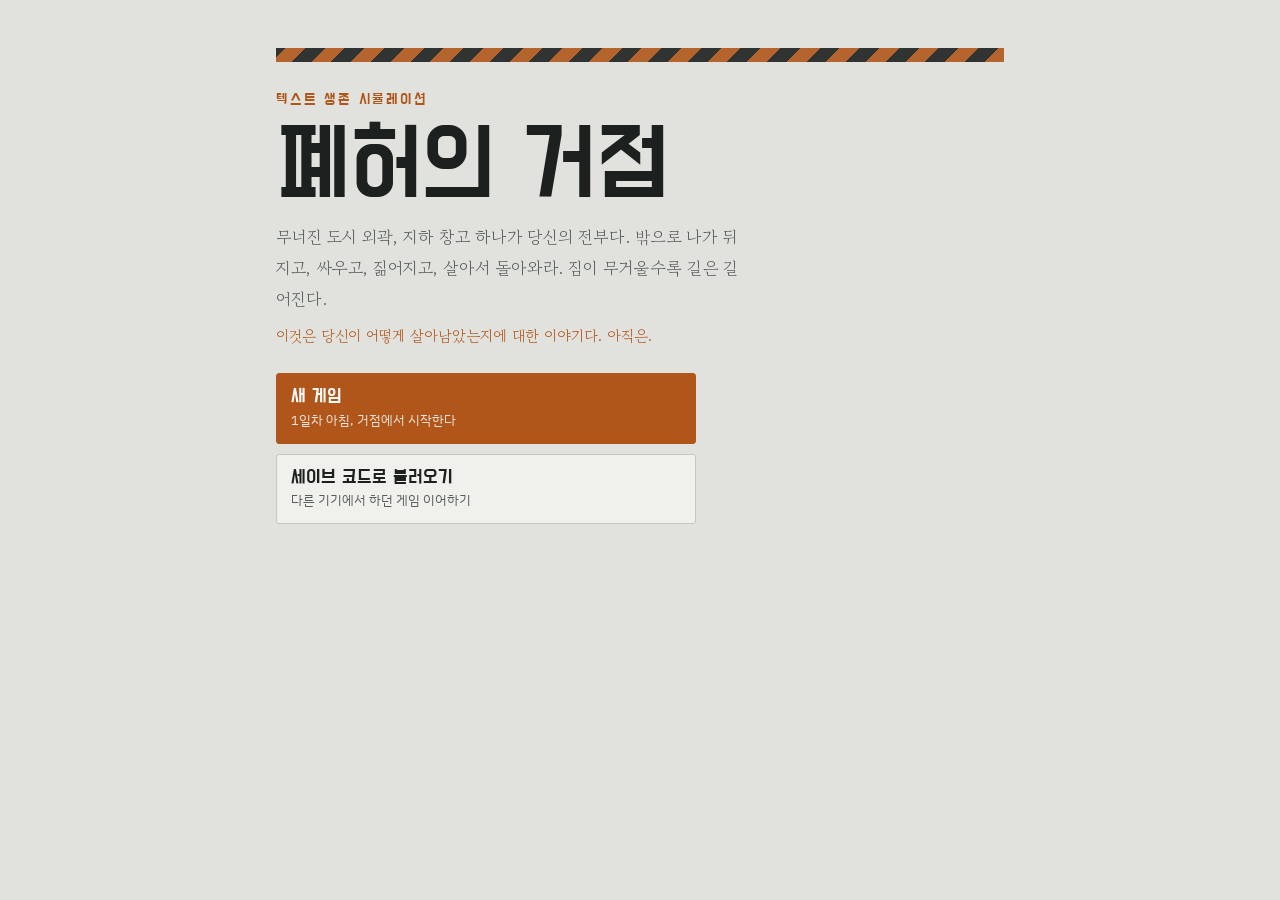
<file: game/index.html>
<!doctype html>
<html lang="ko">
<head>
<meta charset="utf-8">
<meta name="viewport" content="width=device-width, initial-scale=1, viewport-fit=cover">
<!-- artifact:start -->
<title>폐허의 거점</title>
<link rel="preconnect" href="https://fonts.googleapis.com">
<link rel="preconnect" href="https://fonts.gstatic.com" crossorigin>
<link rel="stylesheet" href="https://fonts.googleapis.com/css2?family=Do+Hyeon&family=Gowun+Batang:wght@400;700&family=IBM+Plex+Sans+KR:wght@400;500;600&display=swap">
<link rel="stylesheet" href="style.css">
</head>
<body>
<div id="app">
  <section id="title" class="title-screen" hidden></section>
  <section id="game" hidden>
    <header id="hud" class="hud"></header>
    <nav id="tabs" class="tabs" role="tablist" aria-label="화면 선택"></nav>
    <main id="main" class="main"></main>
    <footer class="foot"><span>개발 5단계 · 의뢰, 거주민, 엔딩, 역전 번화가, 연구소 · 밤 습격은 다음 단계에서 추가됩니다</span><button type="button" class="foot-link" data-act="codexWin">아이템 확률정보</button></footer>
  </section>
</div>
<div id="modal" class="modal-wrap" hidden></div>
<script src="data.js"></script>
<script src="codex.js"></script>
<script src="game.js"></script>
<!-- artifact:end -->
</body>
</html>
</file>
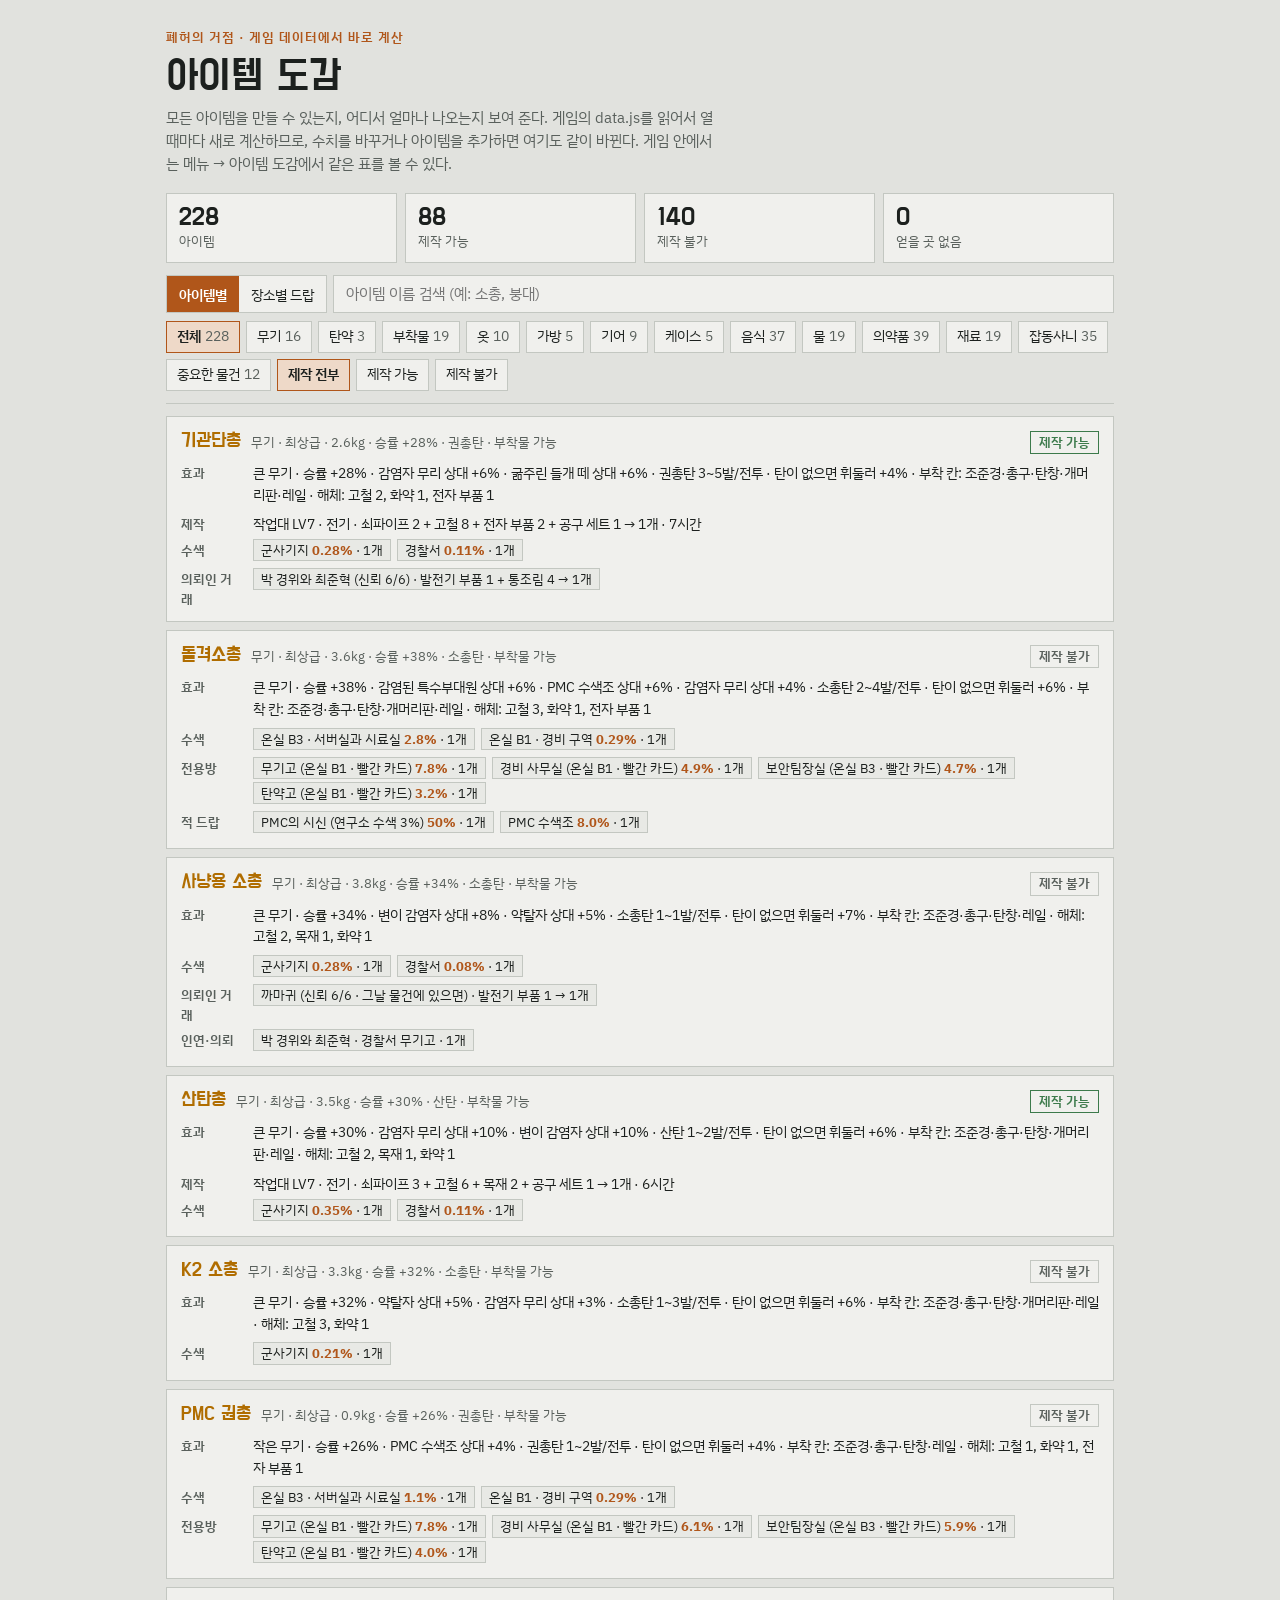
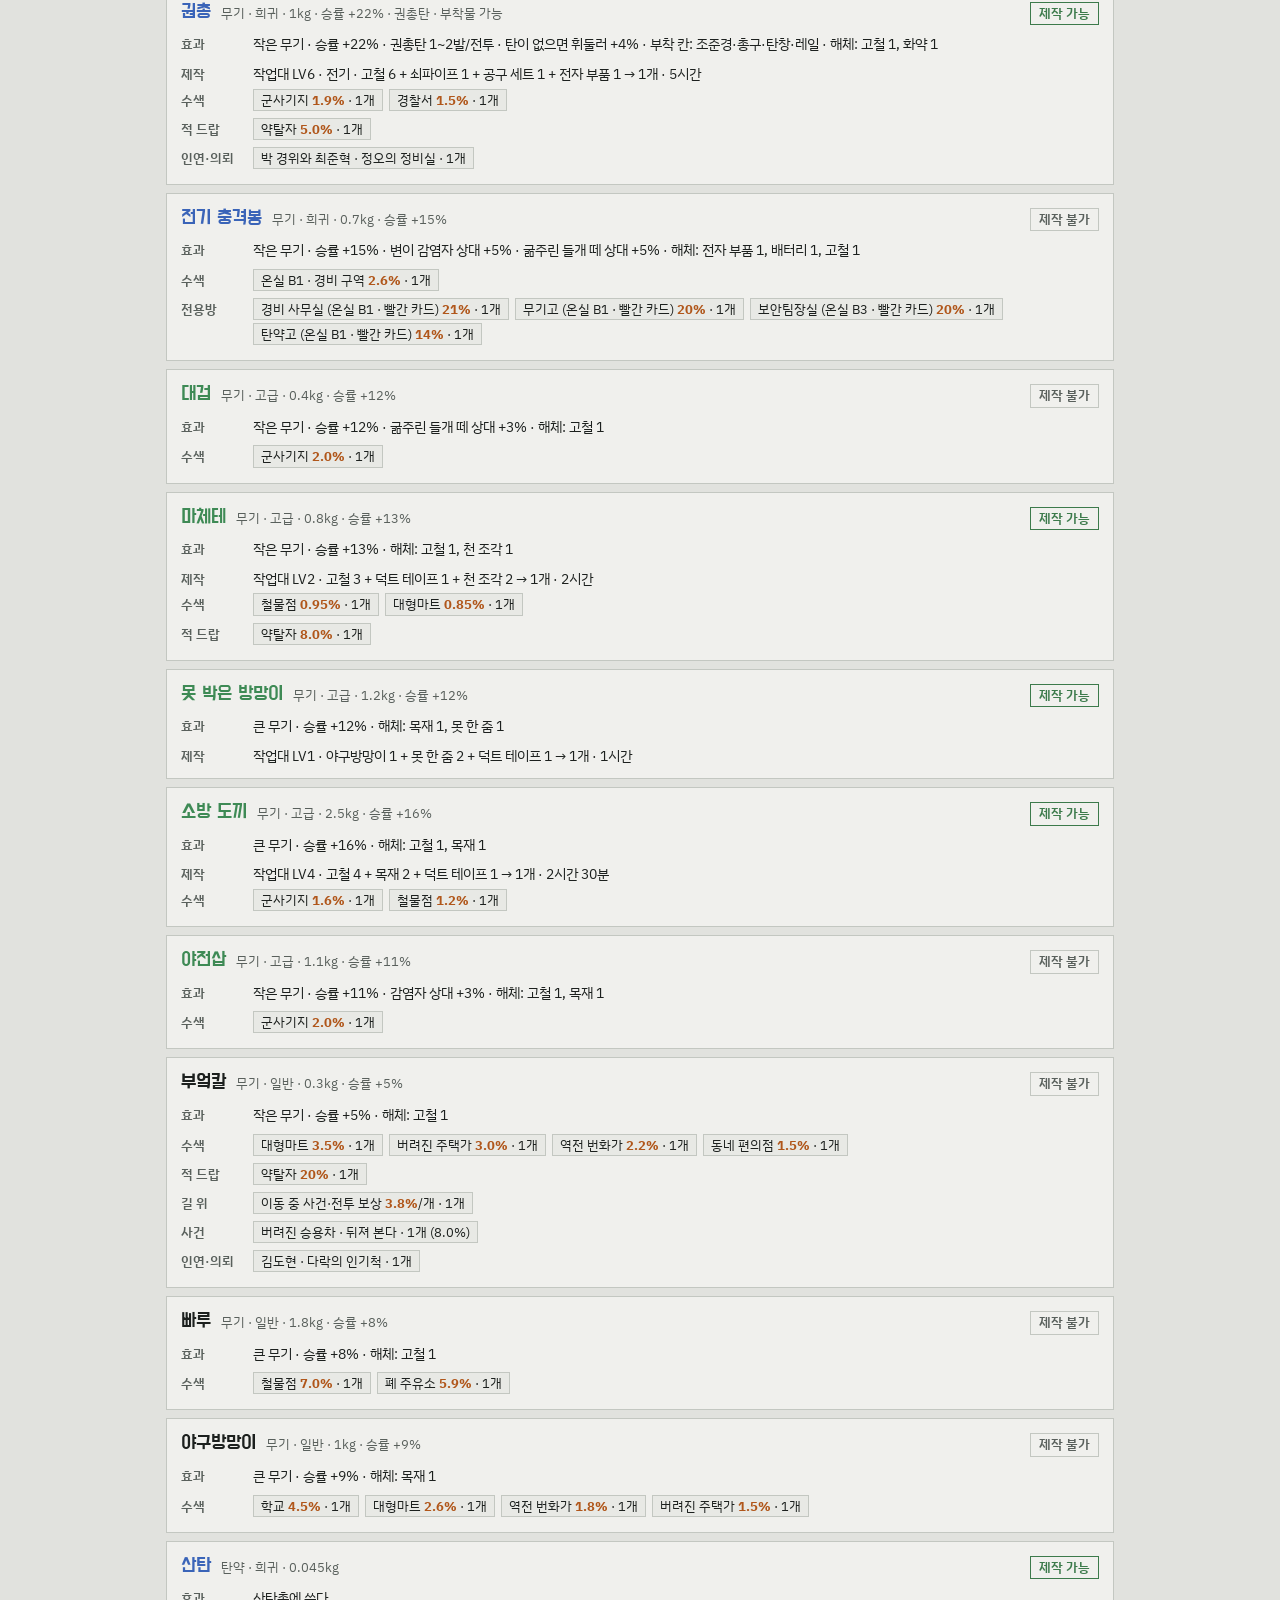
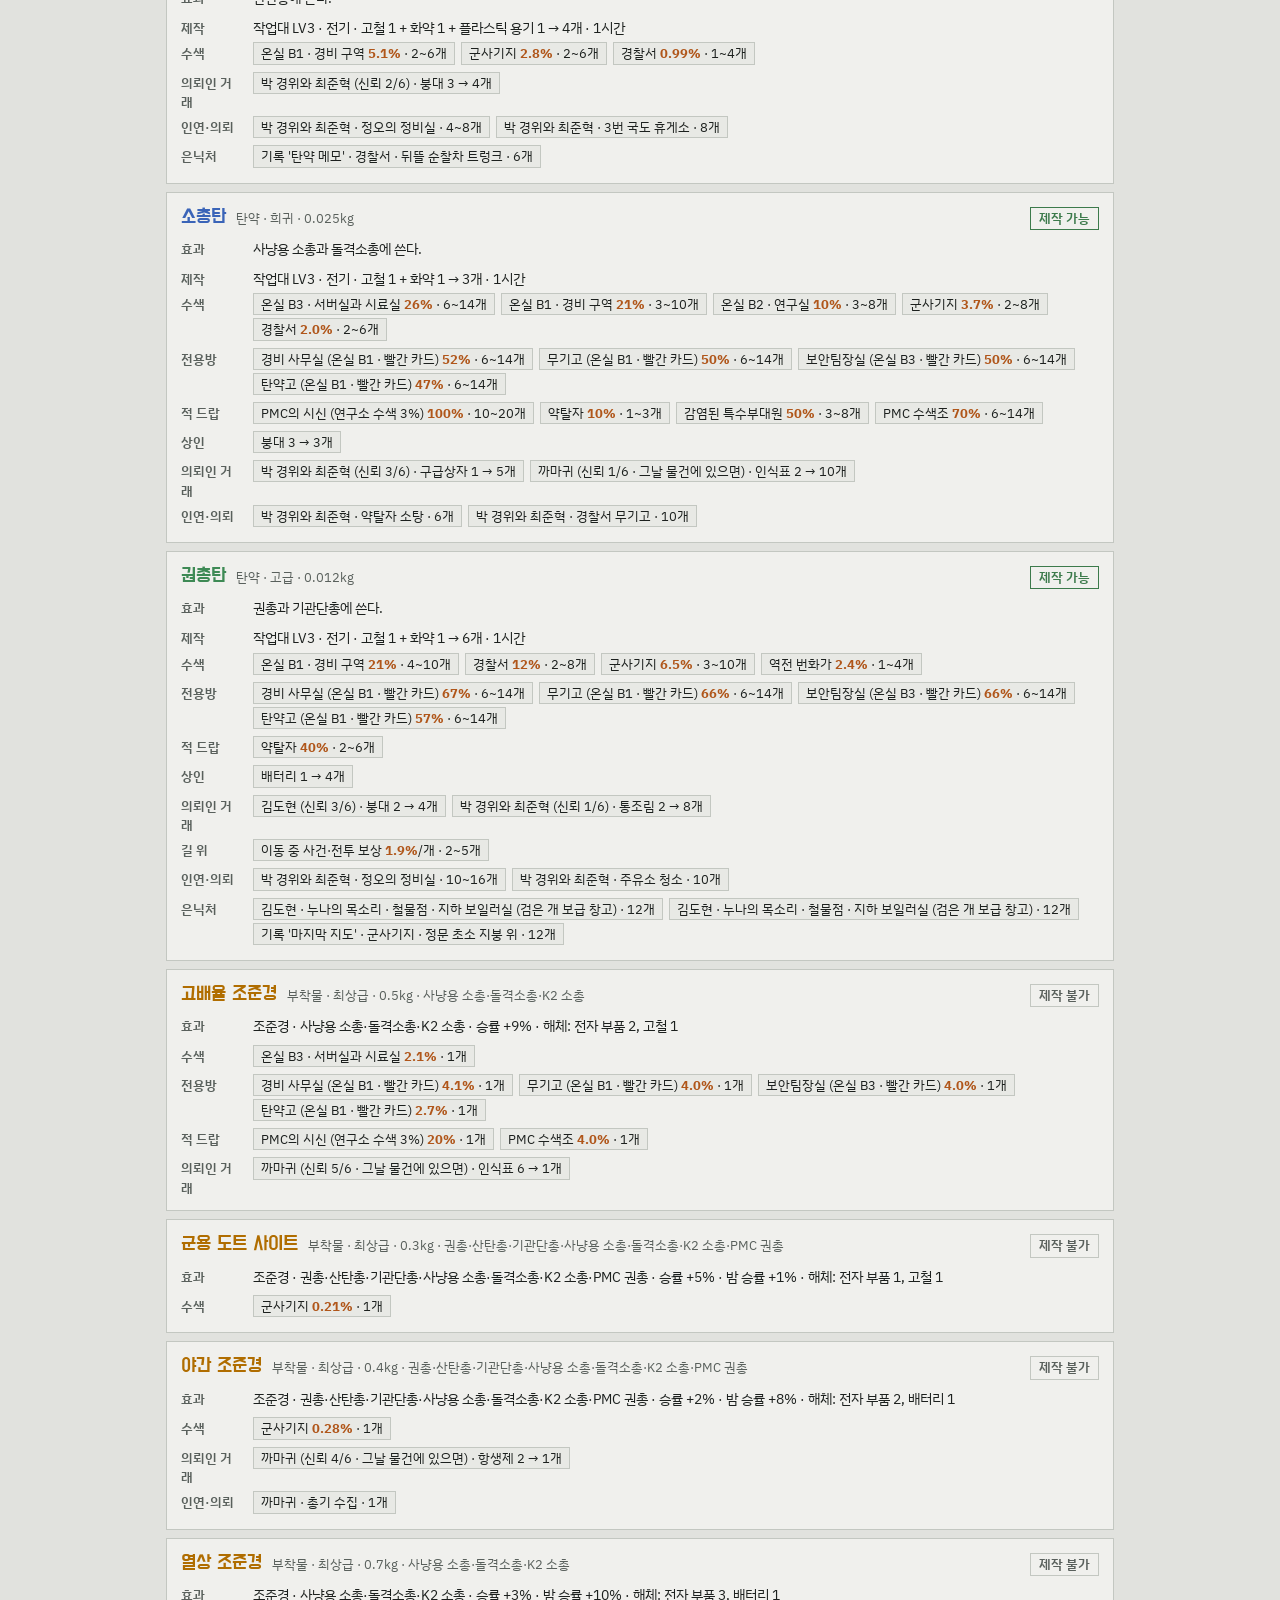
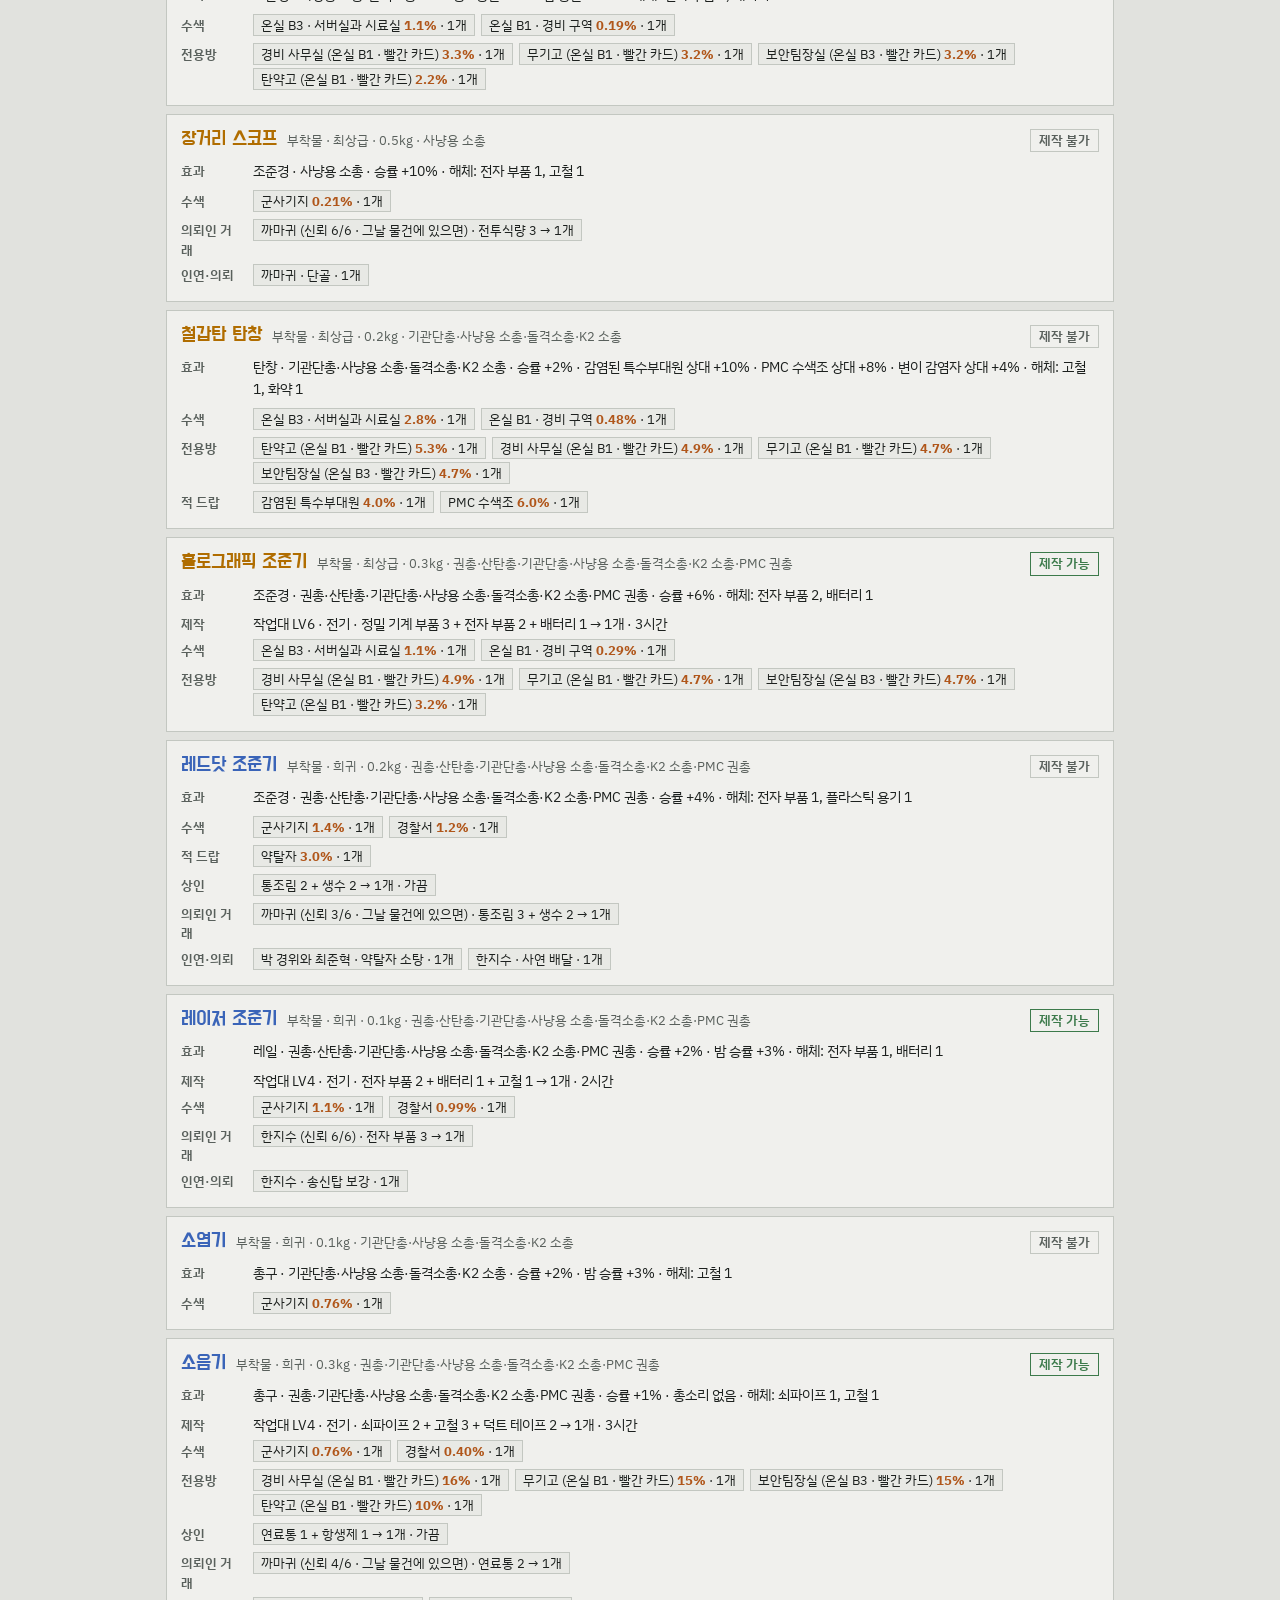
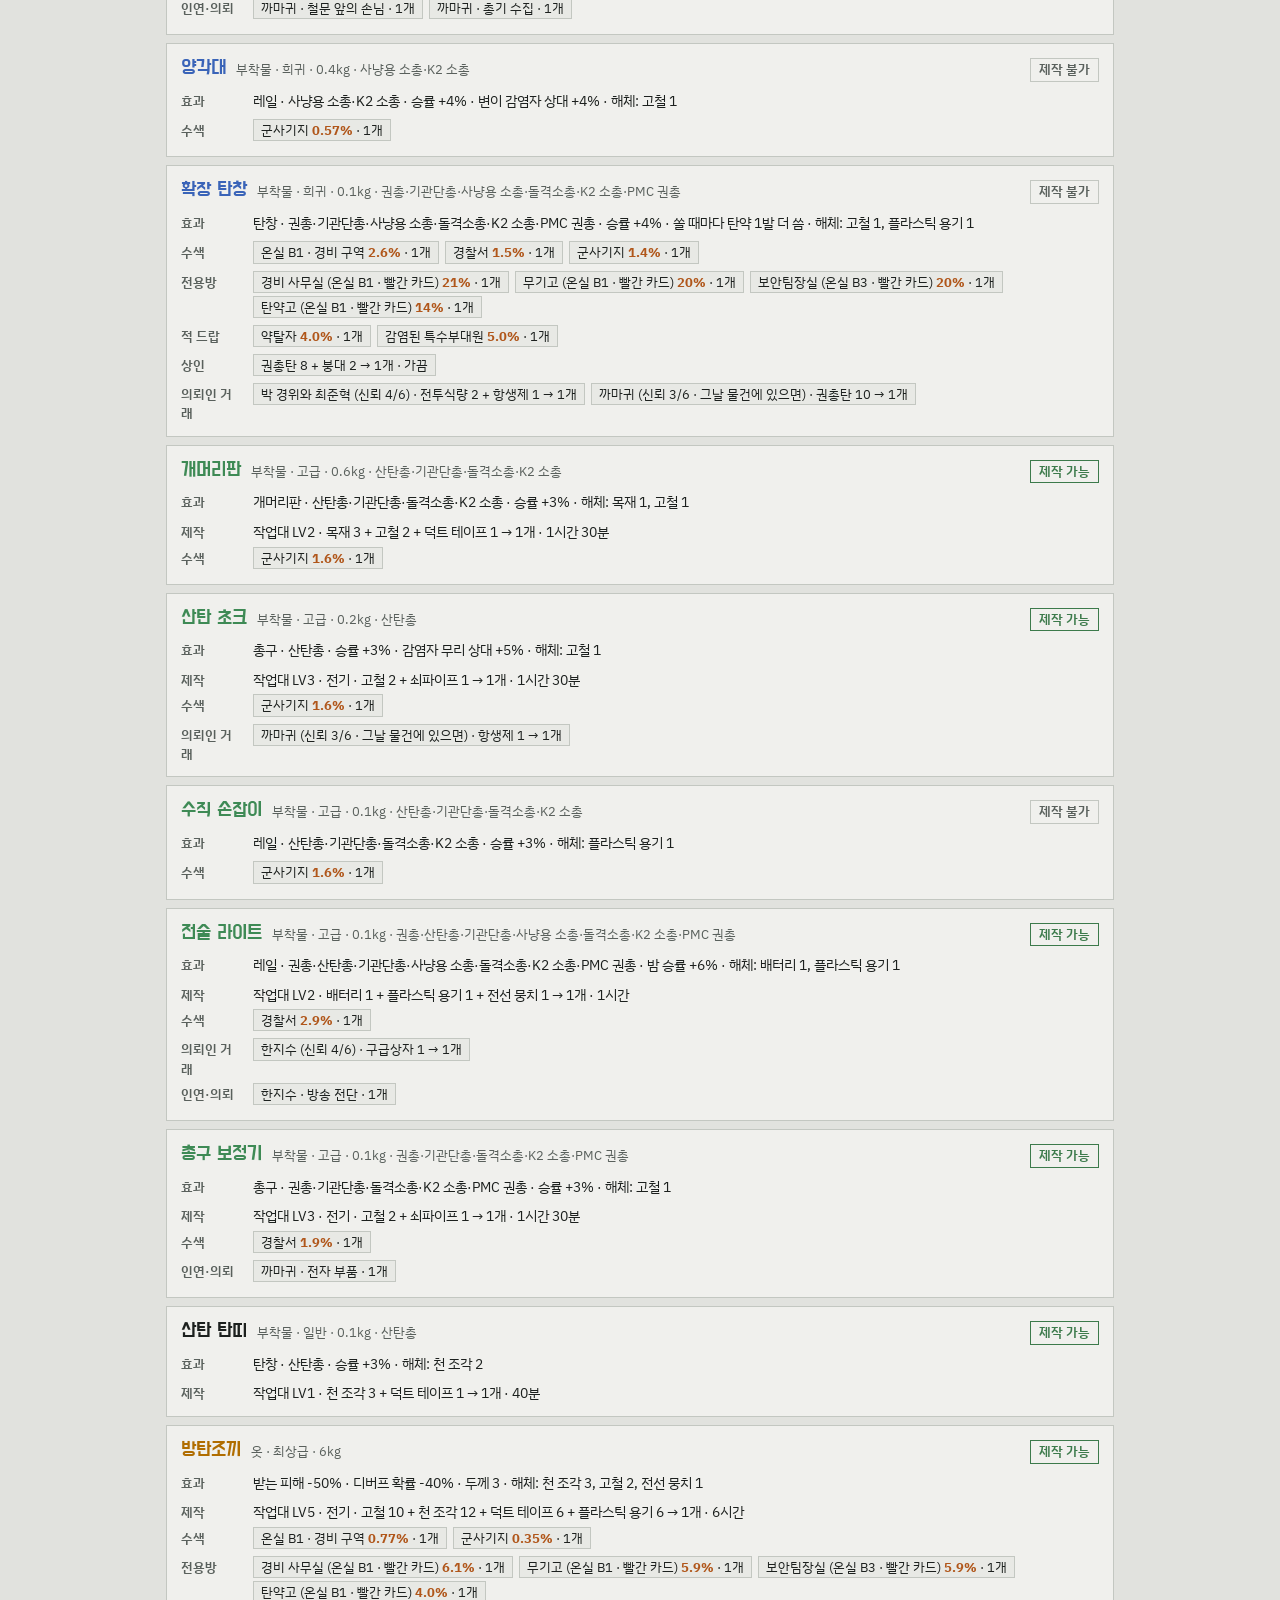
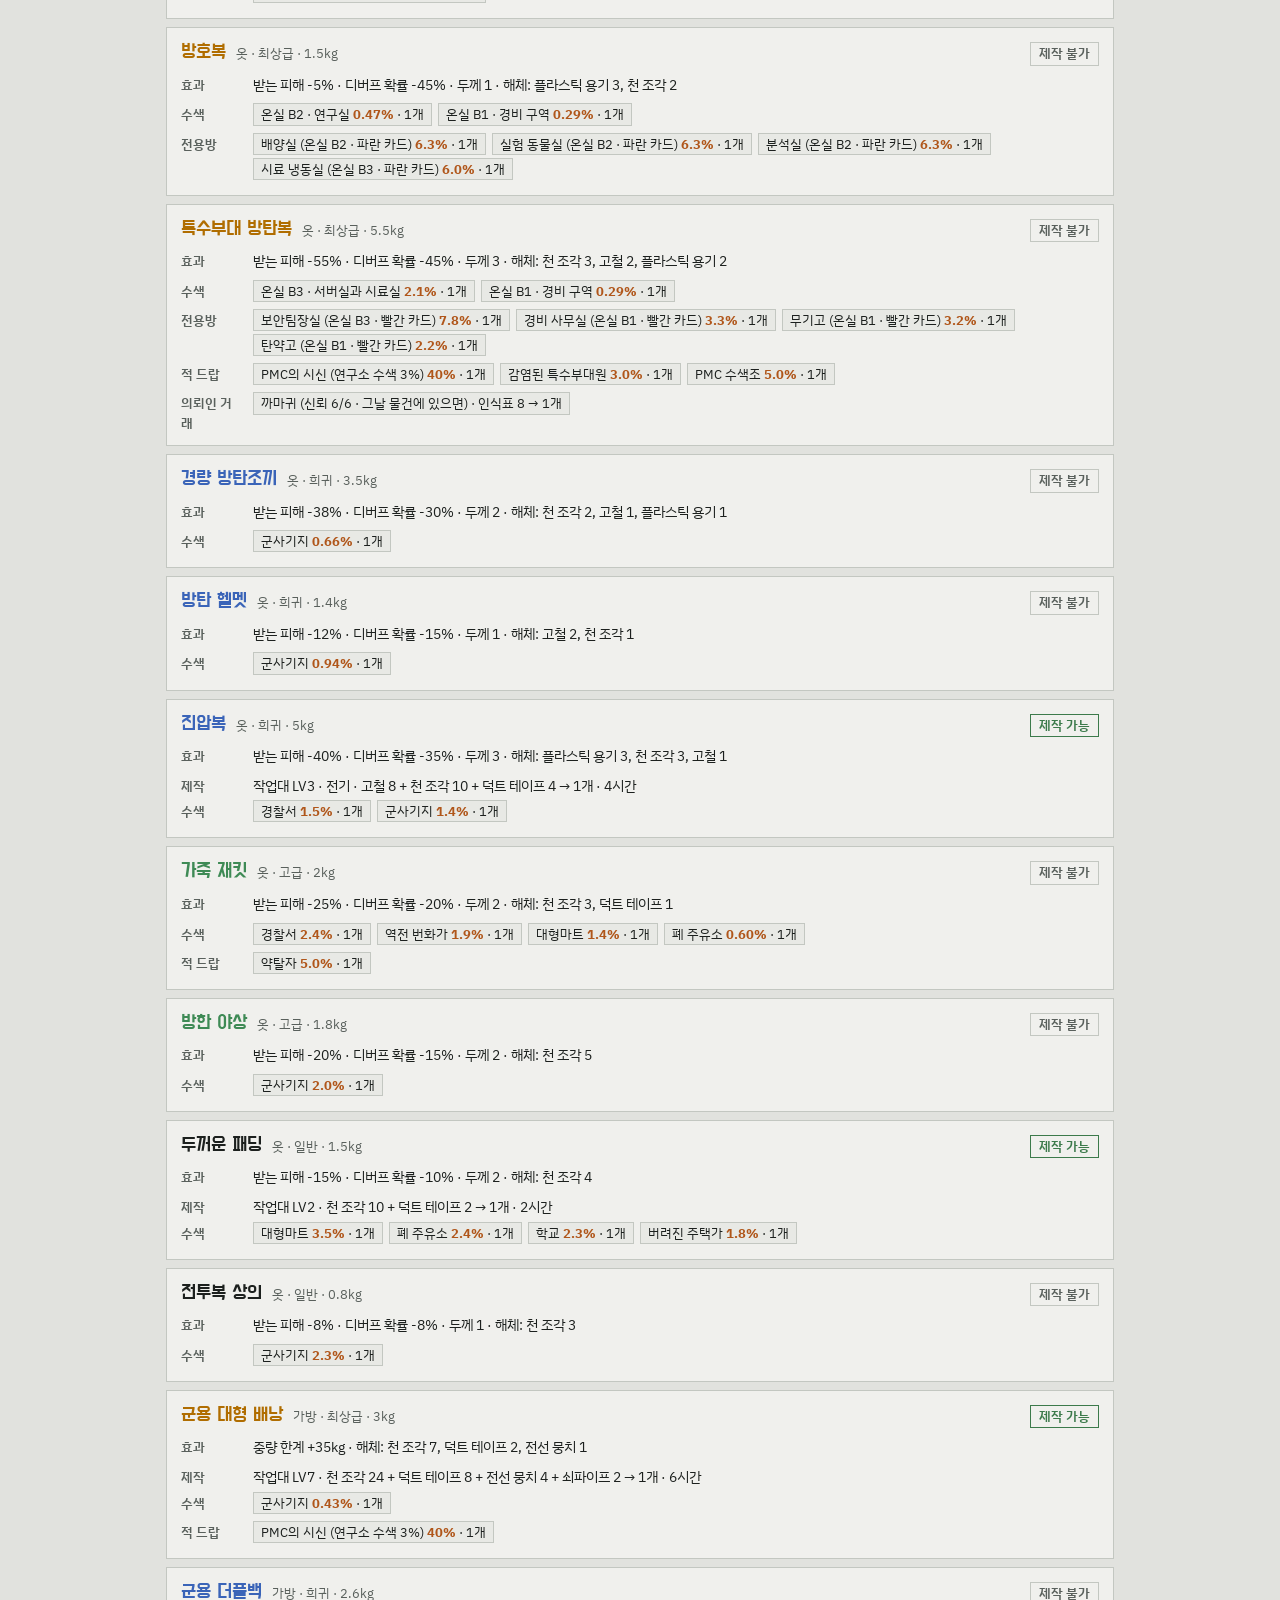
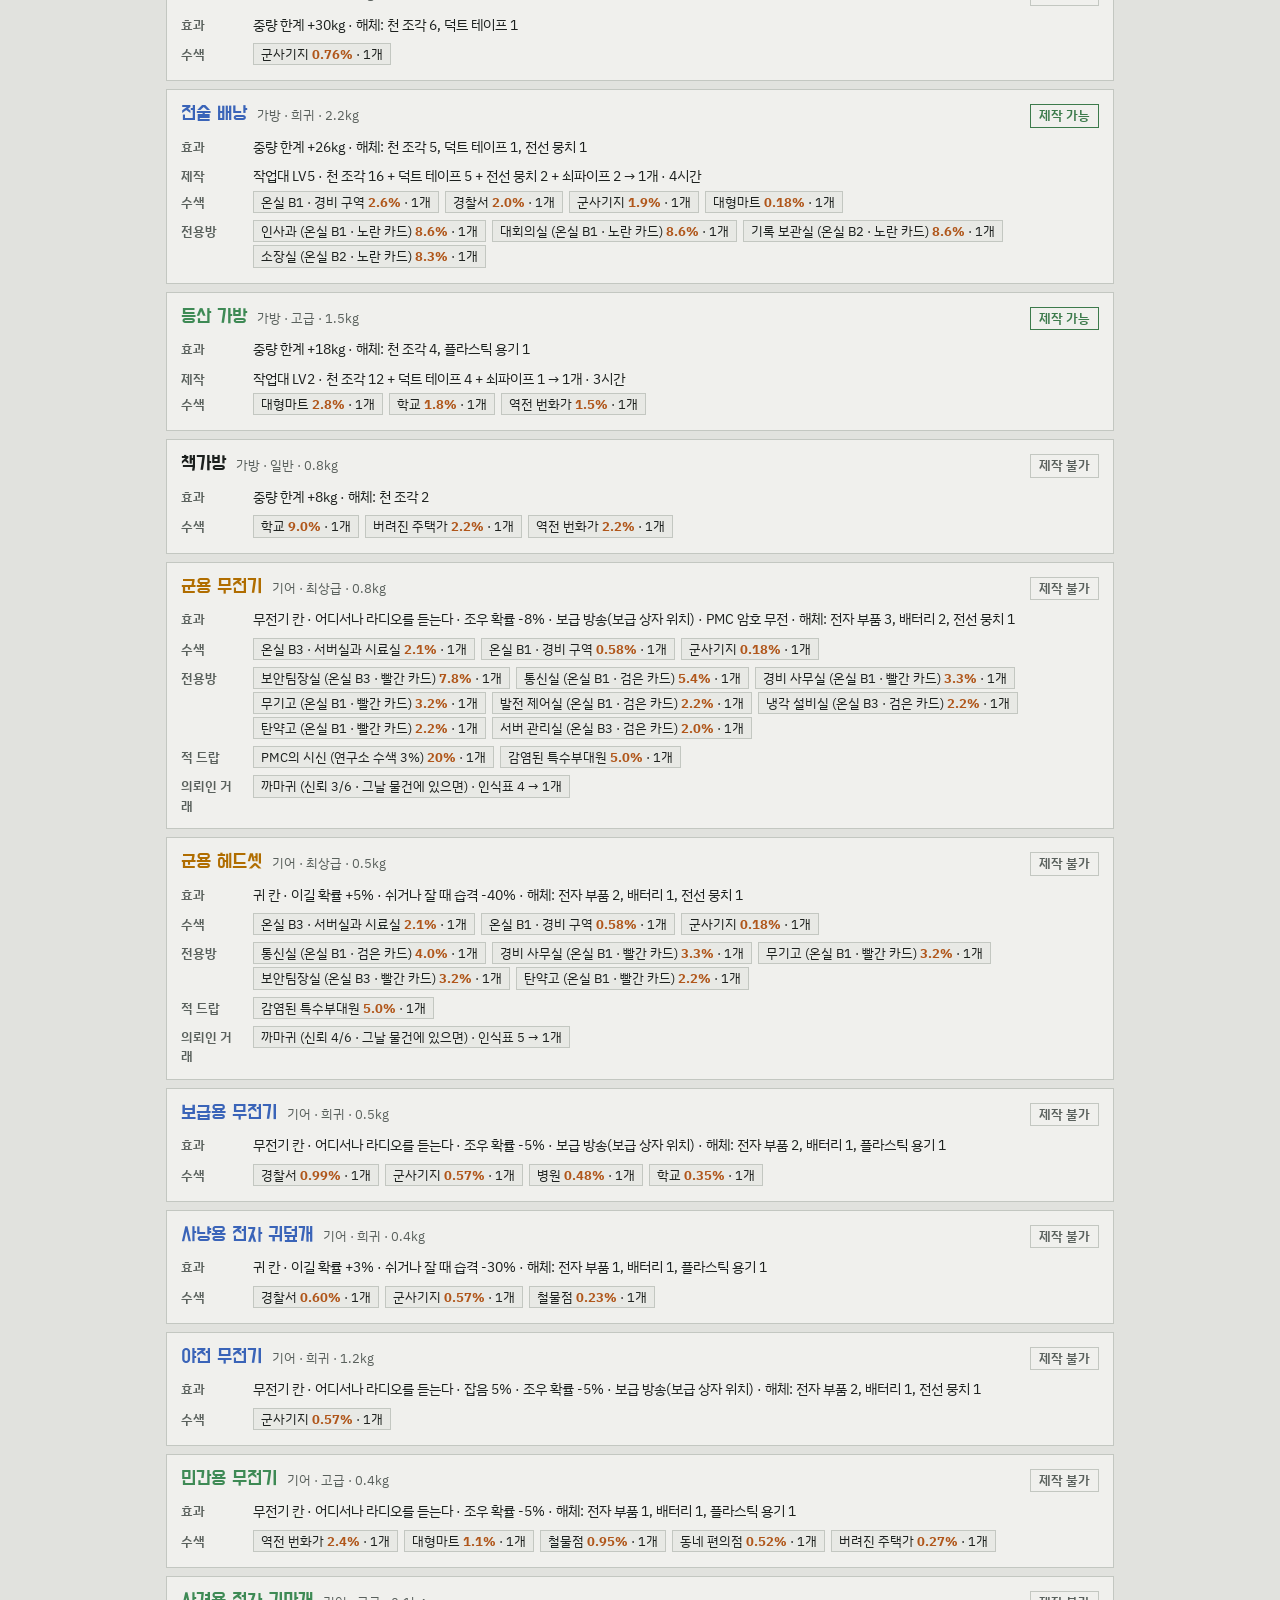
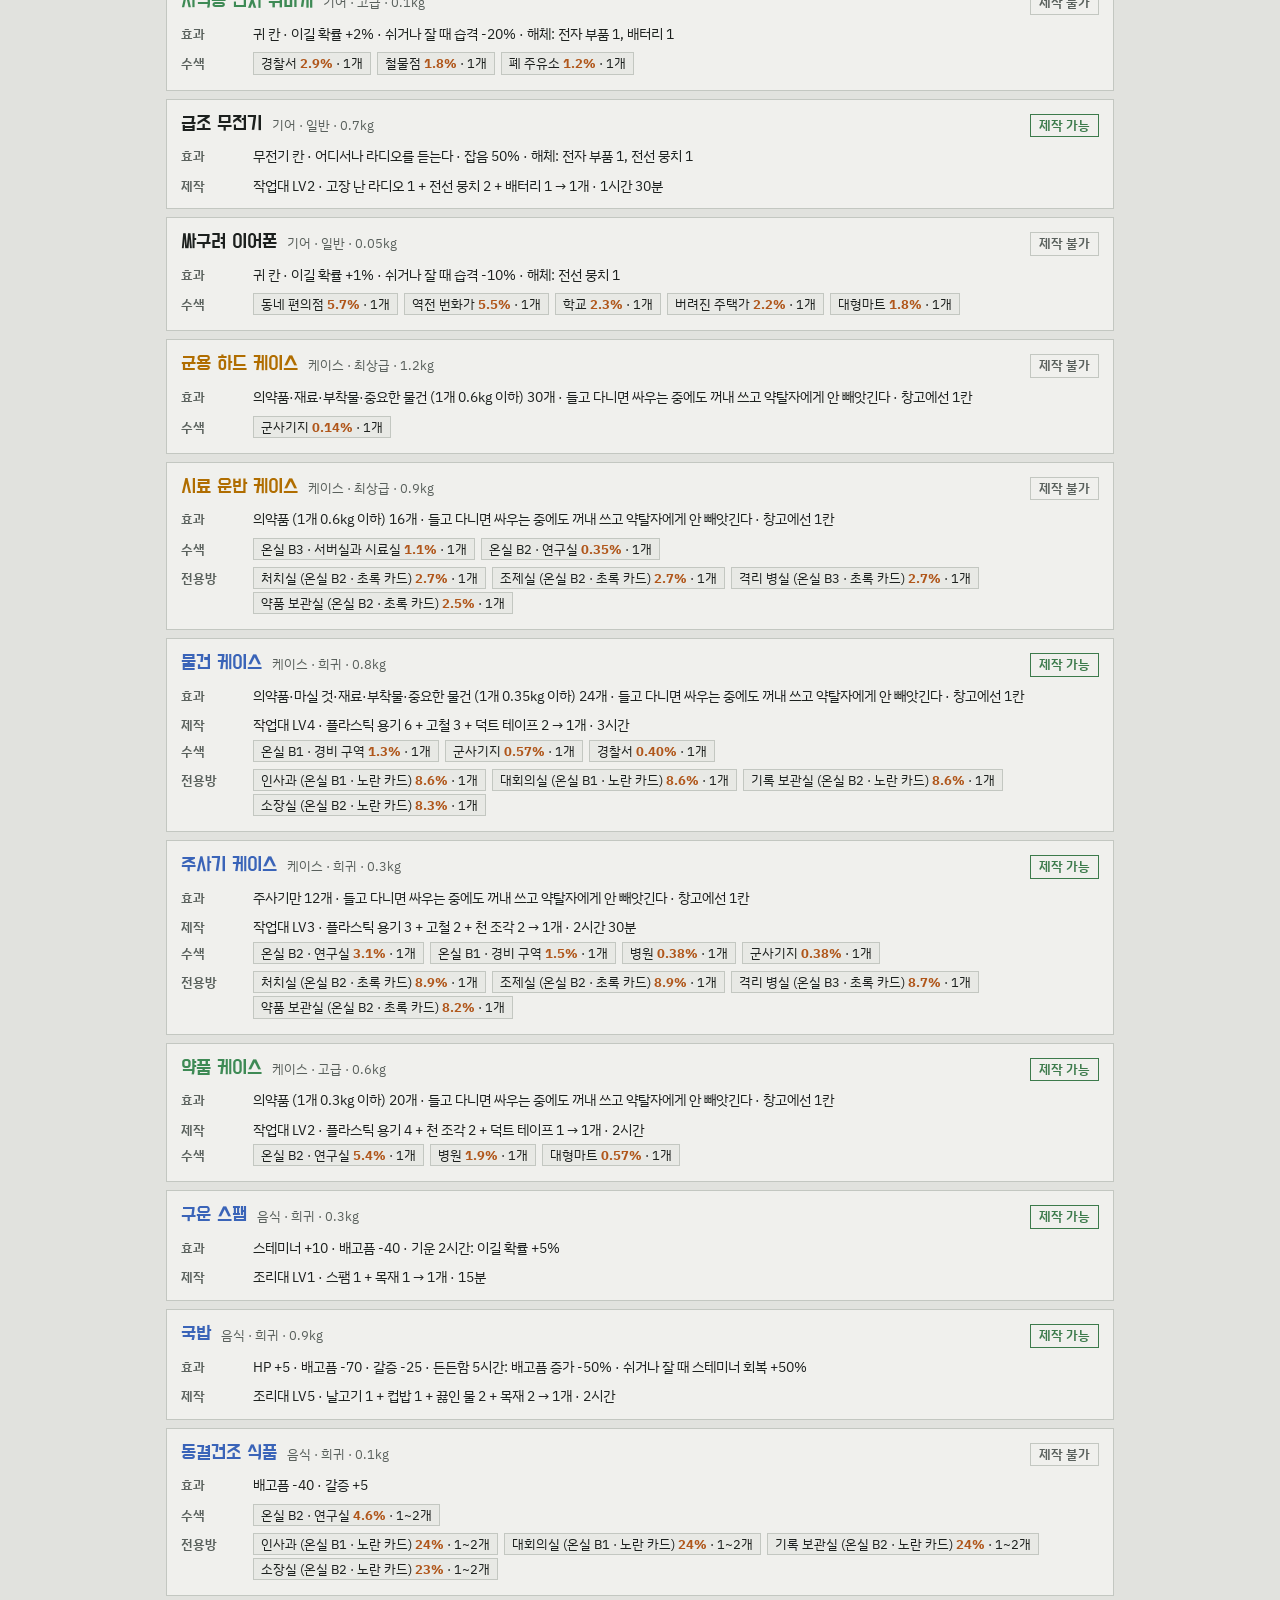
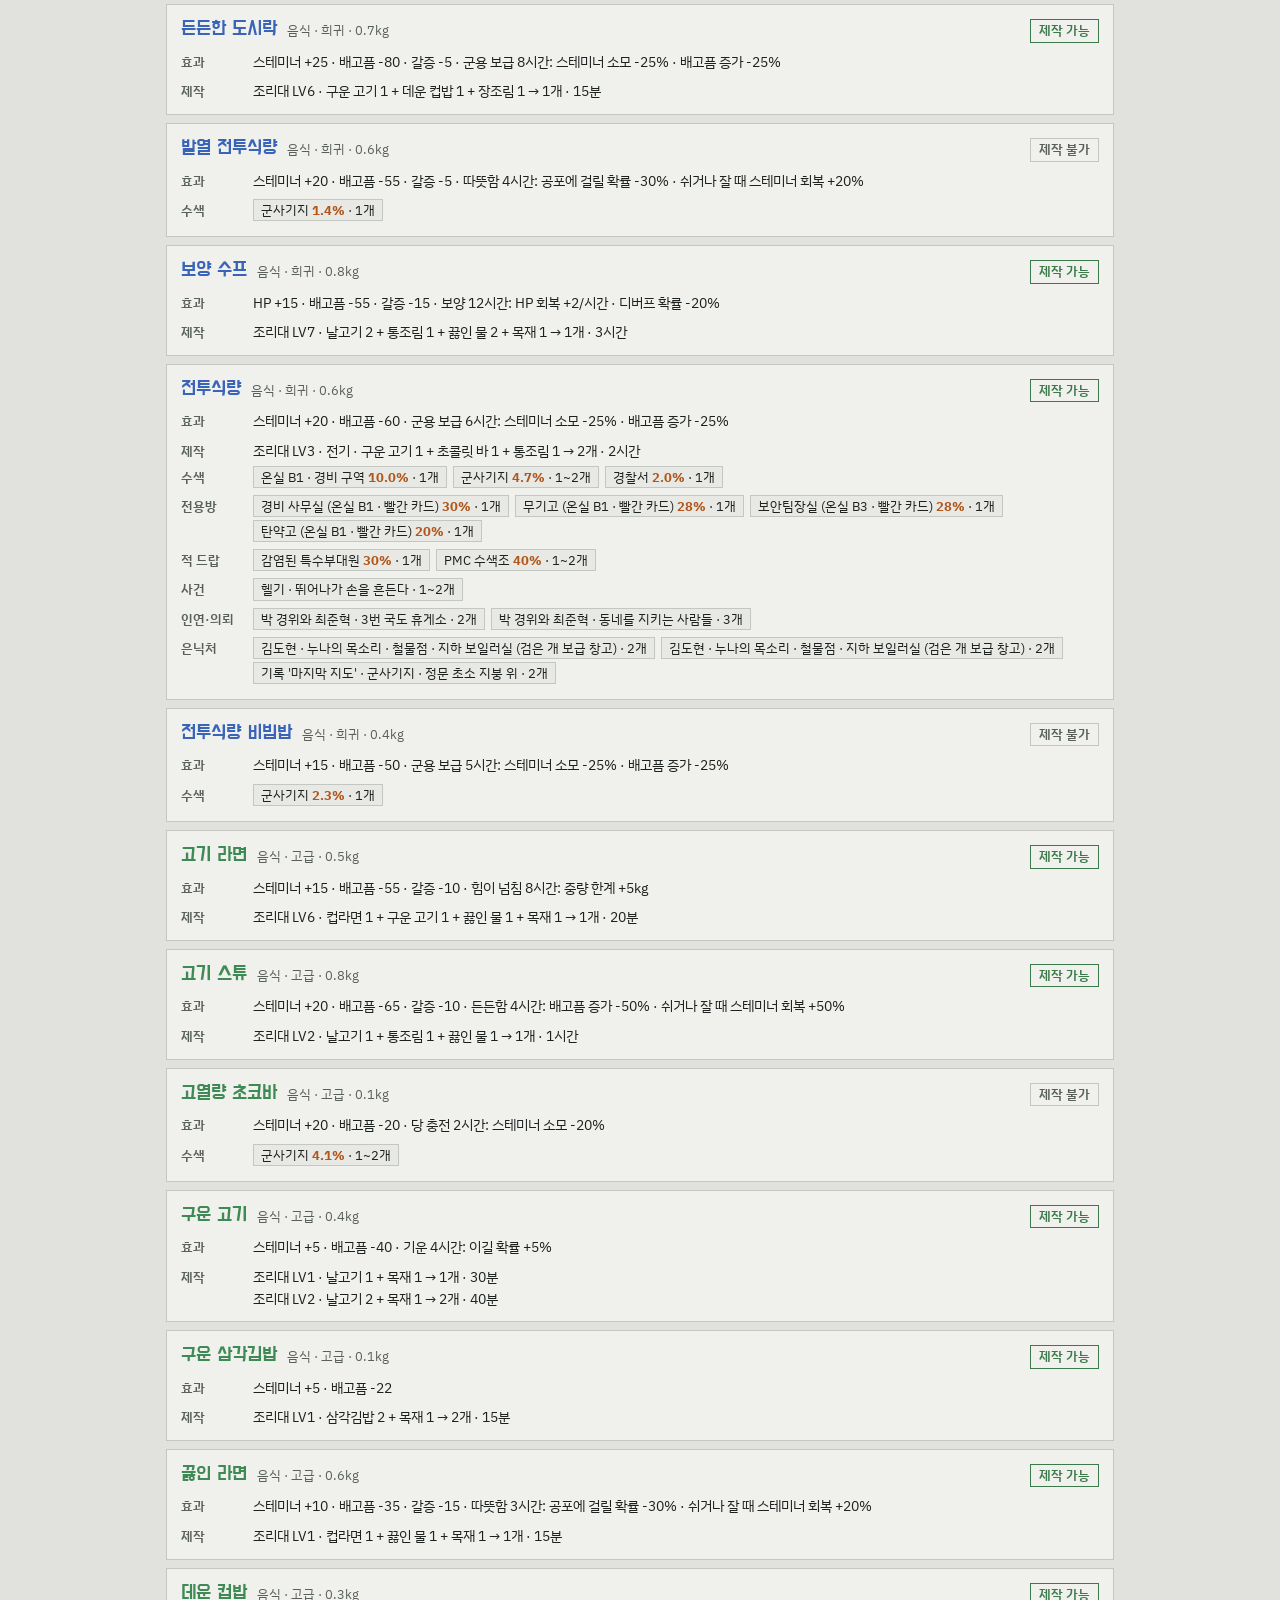
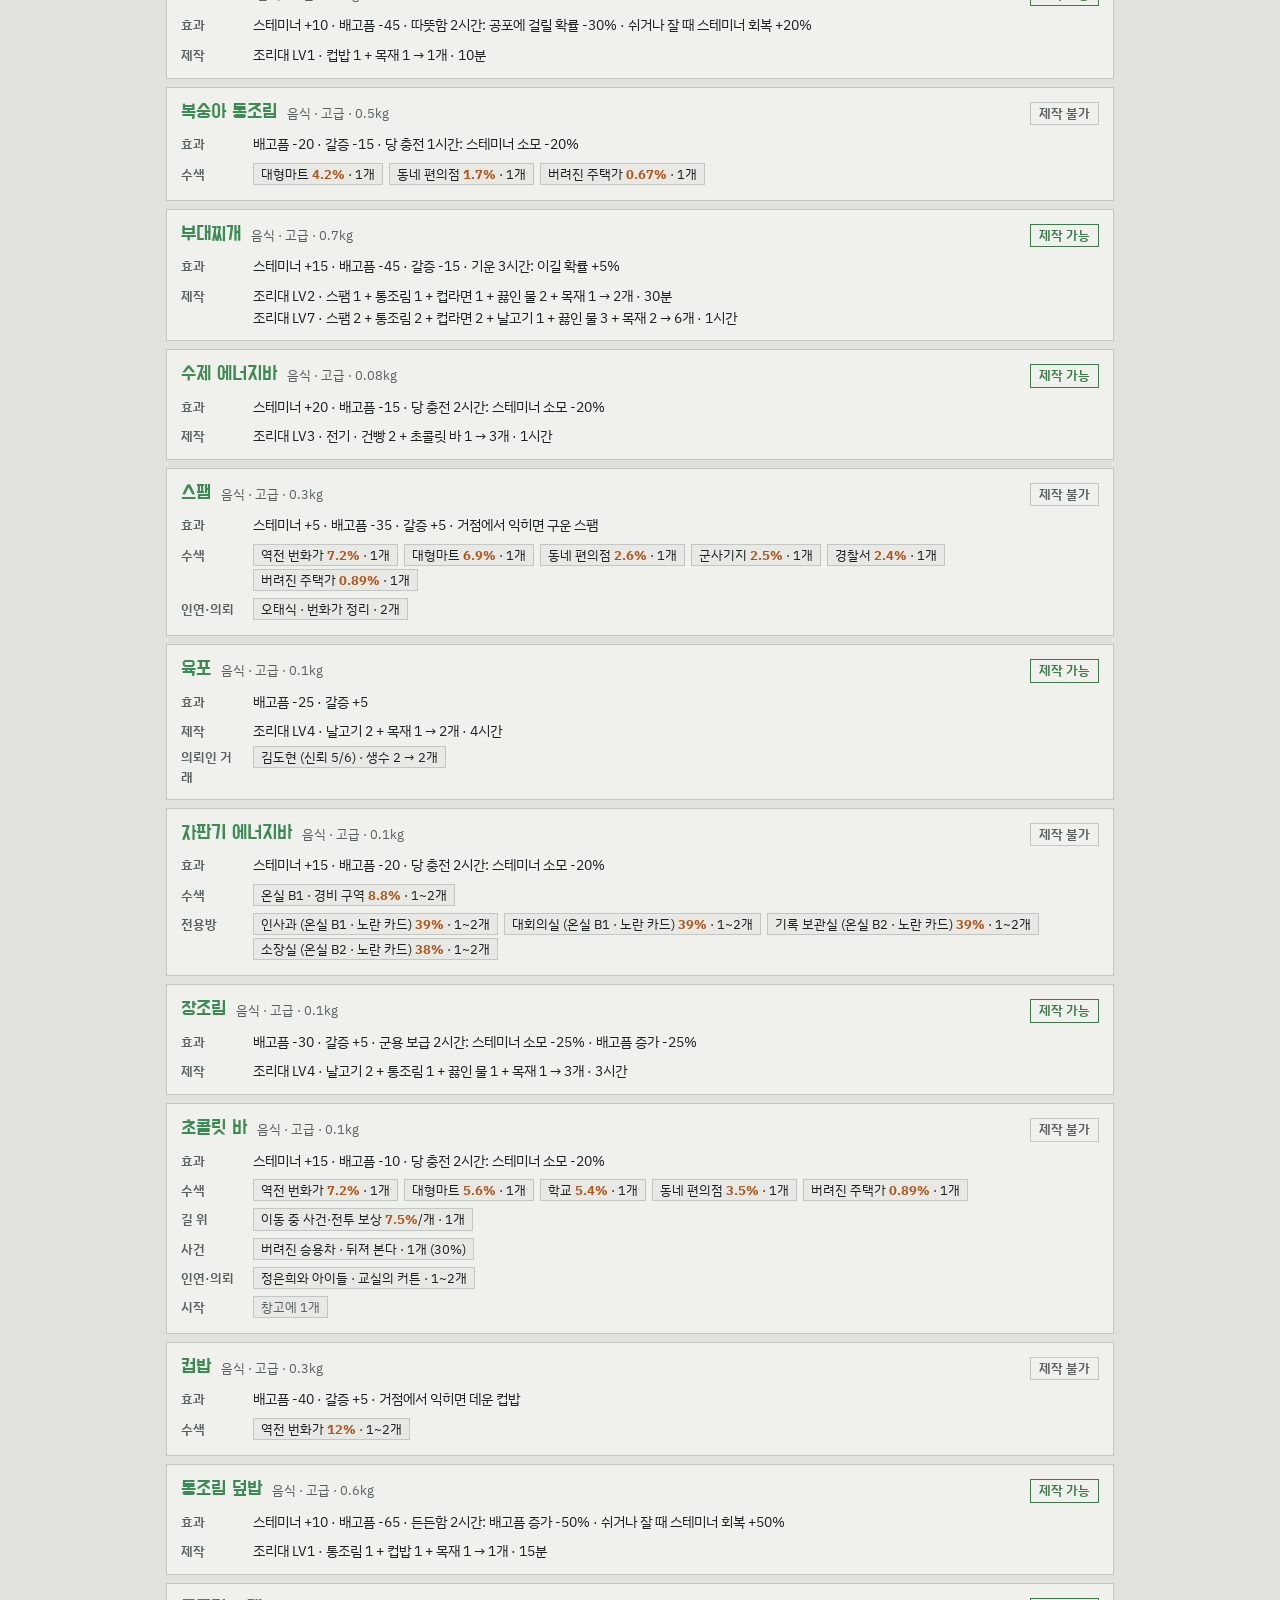
<file: game/codex.html>
<!doctype html>
<html lang="ko">
<head>
<meta charset="utf-8">
<meta name="viewport" content="width=device-width, initial-scale=1, viewport-fit=cover">
<!-- artifact:start -->
<title>폐허의 거점 아이템 도감</title>
<meta name="claude:viewport-fit-sides" content="cover">
<link rel="preconnect" href="https://fonts.googleapis.com">
<link rel="preconnect" href="https://fonts.gstatic.com" crossorigin>
<link rel="stylesheet" href="https://fonts.googleapis.com/css2?family=Do+Hyeon&family=Gowun+Batang:wght@400;700&family=IBM+Plex+Sans+KR:wght@400;500;600&display=swap">
<link rel="stylesheet" href="style.css">
<style>
/* 따로 여는 도감 페이지: 게임 스타일(style.css)을 그대로 쓰고 바깥 틀만 더한다 */
.cx-page { max-width: 980px; margin: 0 auto; padding-block: 28px 56px; padding-left: max(16px, env(safe-area-inset-left, 0px)); padding-right: max(16px, env(safe-area-inset-right, 0px)); display: grid; gap: 18px; }
.cx-page header { display: grid; gap: 6px; }
.cx-page .cx-kicker { font-size: 12.5px; letter-spacing: 0.08em; color: var(--accent); font-weight: 600; }
.cx-page h1 { font-size: clamp(30px, 6vw, 42px); line-height: 1.1; }
.cx-page .cx-lead { color: var(--muted); margin: 0; max-width: 62ch; }
.cx-page .cx-bar { position: sticky; top: env(safe-area-inset-top, 0px); z-index: 2; background: var(--bg); }
</style>
</head>
<body>
<div class="cx-page">
  <header>
    <span class="cx-kicker">폐허의 거점 · 게임 데이터에서 바로 계산</span>
    <h1>아이템 도감</h1>
    <p class="cx-lead">모든 아이템을 만들 수 있는지, 어디서 얼마나 나오는지 보여 준다. 게임의 data.js를 읽어서 열 때마다 새로 계산하므로, 수치를 바꾸거나 아이템을 추가하면 여기도 같이 바뀐다. 게임 안에서는 메뉴 → 아이템 도감에서 같은 표를 볼 수 있다.</p>
  </header>
  <div id="codex"></div>
</div>
<script src="data.js"></script>
<script src="codex.js"></script>
<script>
window.RH_CODEX.mount(document.getElementById('codex'), window.GAME_DATA);
</script>
<!-- artifact:end -->
</body>
</html>
</file>
<file: game/style.css>
/* Layout: one-column hideout status board. Sticky survival HUD on top, tabbed panels below, the story itself set in a serif like a survivor's notebook. */
:root {
  --bg: #e1e2de;          /* poured concrete */
  --panel: #f0f0ed;
  --panel-2: #e8e9e5;
  --ink: #1c201e;
  --muted: #59605c;
  --line: #c3c7c1;
  --track: #d3d6d0;
  --accent: #b0561a;      /* rust, hazard */
  --accent-ink: #ffffff;
  --accent-soft: #eed9c8;
  --scrim: rgba(20, 22, 21, 0.55);

  --hp: #b8362c;
  --stam: #5f8424;
  --hunger: #a8701a;
  --thirst: #2c6a98;
  --fatigue: #66588a;

  --d0: #3c7a4b;
  --d1: #6b8526;
  --d2: #a97c08;
  --d3: #c0531b;
  --d4: #9c1f2b;

  --r0: #7b827e;
  --r1: #3e8a55;
  --r2: #3a64b8;
  --r3: #b06d00;

  --ok: #3c7a4b;
  --warn: #9a6a06;
  --bad: #b0302a;
  --night: #3d4a7a;

  --font-display: "Do Hyeon", "Black Han Sans", "Apple SD Gothic Neo", "Malgun Gothic", sans-serif;
  --font-body: "IBM Plex Sans KR", "Apple SD Gothic Neo", "Malgun Gothic", "Noto Sans KR", sans-serif;
  --font-story: "Gowun Batang", "Nanum Myeongjo", "AppleMyungjo", "Batang", serif;
}
@media (prefers-color-scheme: dark) {
  :root:not([data-theme="light"]) {
    --bg: #161918; --panel: #1f2321; --panel-2: #1a1d1c; --ink: #e1e4df; --muted: #969e99; --line: #343a37; --track: #2c312f;
    --accent: #e0873e; --accent-ink: #1b1208; --accent-soft: #3a2a1c; --scrim: rgba(0, 0, 0, 0.6);
    --hp: #e2574b; --stam: #9cbb4a; --hunger: #d9a03f; --thirst: #5aa3d6; --fatigue: #a194cc;
    --d0: #62b076; --d1: #a5be4f; --d2: #dcac3a; --d3: #ea7a3e; --d4: #e85563;
    --r0: #959c98; --r1: #63c07f; --r2: #6f9bf0; --r3: #f0a73a;
    --ok: #62b076; --warn: #dcac3a; --bad: #ea5f55; --night: #8e9de0;
    color-scheme: dark;
  }
}
:root[data-theme="dark"] {
  --bg: #161918; --panel: #1f2321; --panel-2: #1a1d1c; --ink: #e1e4df; --muted: #969e99; --line: #343a37; --track: #2c312f;
  --accent: #e0873e; --accent-ink: #1b1208; --accent-soft: #3a2a1c; --scrim: rgba(0, 0, 0, 0.6);
  --hp: #e2574b; --stam: #9cbb4a; --hunger: #d9a03f; --thirst: #5aa3d6; --fatigue: #a194cc;
  --d0: #62b076; --d1: #a5be4f; --d2: #dcac3a; --d3: #ea7a3e; --d4: #e85563;
  --r0: #959c98; --r1: #63c07f; --r2: #6f9bf0; --r3: #f0a73a;
  --ok: #62b076; --warn: #dcac3a; --bad: #ea5f55; --night: #8e9de0;
  color-scheme: dark;
}

* { box-sizing: border-box; }
[hidden] { display: none !important; }
html, body { margin: 0; }
body {
  background: var(--bg);
  color: var(--ink);
  font-family: var(--font-body);
  font-size: 15px;
  line-height: 1.55;
  -webkit-text-size-adjust: 100%;
}
button { font: inherit; color: inherit; }
:focus-visible { outline: 2px solid var(--accent); outline-offset: 2px; }

#app { max-width: 760px; margin: 0 auto; padding-inline: 16px; padding-block: 0 40px; }
.num { font-variant-numeric: tabular-nums; }
h1, h2, h3 { font-family: var(--font-display); font-weight: 400; margin: 0; text-wrap: balance; letter-spacing: 0.01em; }

/* ---------- buttons ---------- */
.btn {
  display: inline-flex; align-items: center; justify-content: center; gap: 6px;
  padding: 6px 11px; min-height: 34px;
  border: 1px solid var(--line); border-radius: 3px;
  background: var(--panel); color: var(--ink);
  font-size: 13px; cursor: pointer; white-space: nowrap;
}
.btn:hover:not(:disabled) { border-color: var(--muted); }
.btn.primary { background: var(--accent); border-color: var(--accent); color: var(--accent-ink); font-weight: 600; }
.btn.ghost { background: transparent; }
.btn.danger { background: transparent; border-color: var(--bad); color: var(--bad); font-weight: 600; }
.btn.discard { color: var(--muted); }
.btn.discard:hover:not(:disabled) { color: var(--bad); border-color: var(--bad); }
.btn.danger:hover:not(:disabled) { background: color-mix(in srgb, var(--bad) 12%, transparent); border-color: var(--bad); }
.btn:disabled { opacity: 0.42; cursor: not-allowed; }

/* ---------- HUD ---------- */
.hud {
  position: sticky; top: env(safe-area-inset-top, 0px); z-index: 5;
  background: var(--bg);
  padding-block: 12px 10px;
  border-bottom: 1px solid var(--line);
  display: grid; gap: 10px;
}
.hud-top { display: flex; flex-wrap: wrap; align-items: baseline; justify-content: space-between; gap: 4px 12px; }
.clock { display: flex; align-items: baseline; gap: 10px; }
.clock .day { font-family: var(--font-display); font-size: 15px; color: var(--muted); letter-spacing: 0.06em; }
.clock .time { font-family: var(--font-display); font-size: 30px; line-height: 1; font-variant-numeric: tabular-nums; }
.where { display: flex; align-items: center; gap: 8px; min-width: 0; }
.where .label { font-family: var(--font-display); font-size: 18px; white-space: nowrap; overflow: hidden; text-overflow: ellipsis; }

.chip {
  display: inline-flex; align-items: center; gap: 4px;
  padding: 1px 7px; border-radius: 3px;
  border: 1px solid currentColor;
  font-size: 12px; font-weight: 500; line-height: 1.6; white-space: nowrap;
}
.chip.day-chip { color: var(--warn); }
.chip.night-chip { color: var(--night); }
.chip.alarm-chip { color: var(--bad); border-color: var(--bad); }
.chip.range-chip { color: var(--muted); }
/* 부착물이 맞는 총: 노랑(맞음) / 회색으로 흐리게(안 맞음) */
:root { --fit-bg: #f5d65c; --fit-ink: #332800; --fit-line: #d4ae25; }
@media (prefers-color-scheme: dark) { :root:not([data-theme="light"]) { --fit-bg: #e8c547; --fit-ink: #1d1600; --fit-line: #f3d872; } }
:root[data-theme="dark"] { --fit-bg: #e8c547; --fit-ink: #1d1600; --fit-line: #f3d872; }
.name-link { background: none; border: 0; padding: 0; font: inherit; cursor: pointer; text-align: left; text-decoration: underline dotted; text-underline-offset: 3px; }
.name-link:focus-visible { outline: 2px solid var(--accent); outline-offset: 2px; }
.modal .fit-sub { font-family: var(--font-body); font-size: 13.5px; color: var(--muted); }
.fit-list { list-style: none; margin: 0; padding: 0; display: flex; flex-wrap: wrap; gap: 6px; font-family: var(--font-body); font-size: 14px; line-height: 1.4; }
.fit-chip { display: inline-flex; align-items: center; gap: 6px; padding: 5px 10px; border-radius: 6px; border: 1px solid var(--line); }
.fit-chip.yes { background: var(--fit-bg); color: var(--fit-ink); border-color: var(--fit-line); font-weight: 600; }
.fit-chip.no { background: var(--panel-2); color: var(--muted); opacity: 0.45; }
.fit-own { font-size: 11.5px; font-weight: 600; padding: 0 5px; border-radius: 4px; background: rgba(0, 0, 0, 0.12); }
.fx-box { border: 1px solid var(--line); border-radius: 6px; background: var(--panel-2); padding: 8px 10px; display: grid; gap: 4px; font-family: var(--font-body); }
.fx-box + .fx-box { margin-top: 6px; }
.fx-head { display: flex; flex-wrap: wrap; justify-content: space-between; gap: 2px 10px; align-items: baseline; font-size: 14.5px; }
.fx-head span { font-size: 12.5px; color: var(--muted); font-variant-numeric: tabular-nums; }
.fx-lines { margin: 0; padding-left: 18px; font-size: 13.5px; line-height: 1.55; }
.modal .fx-warn { font-family: var(--font-body); font-size: 13px; color: var(--bad); }
.chip.d0 { color: var(--d0); } .chip.d1 { color: var(--d1); } .chip.d2 { color: var(--d2); } .chip.d3 { color: var(--d3); }
.chip.d4 {
  color: var(--accent-ink); border-color: var(--d4);
  background: repeating-linear-gradient(-45deg, var(--d4) 0 6px, color-mix(in srgb, var(--d4) 78%, #000) 6px 12px);
}
.chip.ok { color: var(--ok); } .chip.warn { color: var(--warn); } .chip.bad { color: var(--bad); }

.gauges { display: grid; grid-template-columns: repeat(5, minmax(0, 1fr)); gap: 10px; }
.gauge { min-width: 0; }
.g-head { display: flex; justify-content: space-between; align-items: baseline; gap: 4px; }
.g-label { font-family: var(--font-display); font-size: 14px; color: var(--muted); white-space: nowrap; }
.g-val { font-size: 13px; font-weight: 600; font-variant-numeric: tabular-nums; }
.g-bar { height: 6px; background: var(--track); margin-top: 3px; overflow: hidden; }
.g-fill { height: 100%; transition: width 0.35s ease; }
.g-state { font-size: 11.5px; color: var(--muted); margin-top: 2px; white-space: nowrap; overflow: hidden; text-overflow: ellipsis; }
.g-state.warn { color: var(--warn); font-weight: 600; }
.g-state.bad { color: var(--bad); font-weight: 600; }

.weight { display: grid; gap: 4px; }
.w-head { display: flex; flex-wrap: wrap; justify-content: space-between; align-items: baseline; gap: 4px 10px; font-size: 13px; }
.w-head .w-label { font-family: var(--font-display); font-size: 14px; color: var(--muted); }
.w-head .w-val { font-weight: 600; font-variant-numeric: tabular-nums; }
.w-track { position: relative; height: 8px; background: var(--track); }
.w-fill { position: absolute; inset: 0 auto 0 0; transition: width 0.35s ease; }
.w-mark { position: absolute; top: -3px; bottom: -3px; width: 2px; background: var(--ink); opacity: 0.55; }

/* ---------- tabs ---------- */
.tabs { display: flex; border-bottom: 1px solid var(--line); }
.tab {
  flex: 1 1 0; min-width: 0;
  background: none; border: 0; border-bottom: 3px solid transparent;
  padding: 10px 4px 8px; cursor: pointer;
  font-family: var(--font-display); font-size: 18px; color: var(--muted);
}
.tab[aria-selected="true"] { color: var(--ink); border-bottom-color: var(--accent); }
.tab .badge { font-family: var(--font-body); font-size: 11px; color: var(--accent); margin-left: 3px; vertical-align: 2px; }

.main { display: grid; gap: 22px; padding-block: 18px 8px; }
.section { display: grid; gap: 10px; min-width: 0; }
.section-head { display: flex; justify-content: space-between; align-items: baseline; gap: 8px; flex-wrap: wrap; }
.section-head h2 { font-size: 20px; }
.section-head .meta { font-size: 13px; color: var(--muted); }

/* ---------- scene ---------- */
.place { display: grid; gap: 8px; }
.place-head { display: flex; flex-wrap: wrap; align-items: center; gap: 6px 10px; }
.place-name { font-size: 32px; line-height: 1.1; }
.place-desc { font-family: var(--font-story); font-size: 16px; line-height: 1.75; color: var(--muted); margin: 0; max-width: 62ch; }
.place-facts { display: flex; flex-wrap: wrap; gap: 6px 16px; font-size: 13px; color: var(--muted); }
.place-facts b { color: var(--ink); font-weight: 600; font-variant-numeric: tabular-nums; }

.recent {
  background: var(--panel); border: 1px solid var(--line);
  padding: 14px 16px; display: grid; gap: 6px;
}
.recent .label { font-family: var(--font-display); font-size: 14px; color: var(--accent); letter-spacing: 0.04em; }
.recent p { margin: 0; font-family: var(--font-story); font-size: 16px; line-height: 1.7; }
.recent p.good, .log-text.good { color: var(--ok); }
.recent p.warn, .log-text.warn { color: var(--warn); }
.recent p.bad, .log-text.bad { color: var(--bad); }

.actions { display: grid; grid-template-columns: repeat(auto-fit, minmax(150px, 1fr)); gap: 8px; }
.act {
  display: grid; gap: 2px; text-align: left;
  padding: 12px 14px; min-height: 64px;
  border: 1px solid var(--line); border-radius: 3px;
  background: var(--panel); cursor: pointer;
}
.act:hover:not(:disabled) { border-color: var(--muted); }
.act .a-name { font-family: var(--font-display); font-size: 19px; line-height: 1.2; }
.act .a-sub { font-size: 12.5px; color: var(--muted); }
.act.primary { background: var(--accent); border-color: var(--accent); color: var(--accent-ink); }
.act.primary .a-sub { color: inherit; opacity: 0.85; }
.act.on { border-color: var(--accent); box-shadow: inset 0 0 0 1px var(--accent); }
.act:disabled { opacity: 0.42; cursor: not-allowed; }

/* ---------- item lists ---------- */
.items { list-style: none; margin: 0; padding: 0; border-top: 1px solid var(--line); }
.item {
  display: flex; flex-wrap: wrap; align-items: center; gap: 6px 12px;
  padding: 9px 0; border-bottom: 1px solid var(--line);
}
.item-main { flex: 1 1 170px; min-width: 0; display: grid; gap: 1px; }
.item-name { display: flex; align-items: center; gap: 7px; font-weight: 500; }
.item-name .qty { font-variant-numeric: tabular-nums; color: var(--muted); font-weight: 400; }
.item-meta { font-size: 12.5px; color: var(--muted); padding-left: 15px; }
.item-btns { display: flex; flex-wrap: wrap; gap: 6px; }
.rdot { width: 8px; height: 8px; flex: none; background: var(--r0); }
.rdot.r1 { background: var(--r1); } .rdot.r2 { background: var(--r2); } .rdot.r3 { background: var(--r3); }
.rname.r1 { color: var(--r1); } .rname.r2 { color: var(--r2); } .rname.r3 { color: var(--r3); }
.item.risky .rname { color: var(--bad); }
.item-risk { font-size: 12.5px; color: var(--bad); font-weight: 600; padding-left: 15px; }
.empty { color: var(--muted); font-size: 14px; padding: 12px 0; margin: 0; border-bottom: 1px solid var(--line); }
.equip-row { display: flex; flex-wrap: wrap; align-items: center; gap: 8px 12px; padding: 12px 14px; background: var(--panel); border: 1px solid var(--line); }
.equip-row .slot { font-family: var(--font-display); font-size: 14px; color: var(--muted); }
.equip-row .what { flex: 1 1 160px; min-width: 0; font-weight: 500; }
/* 총기 부착물: 총 바로 아래 붙는 칸 목록 (칸 이름 · 부착물 · 버튼 한 줄) */
.mods { display: grid; gap: 2px; margin: -4px 0 4px 14px; padding: 6px 0 6px 12px; border-left: 2px solid var(--line); }
.mod-row { display: grid; grid-template-columns: 56px minmax(0, 1fr) auto; align-items: center; gap: 8px; padding: 3px 0; }
.mod-row .mod-slot { font-family: var(--font-display); font-size: 13px; color: var(--muted); }
.mod-row .what { min-width: 0; font-size: 14px; line-height: 1.35; }
.mod-row .what .note { display: block; font-size: 12px; }
.mod-row .equip-btns { margin-left: 0; }
.mod-row .btn { min-height: 34px; padding: 4px 10px; }
.mods > .note { margin: 4px 0 0; font-size: 12.5px; }
.equip-btns { display: flex; gap: 6px; margin-left: auto; }
.pack { display: grid; gap: 8px; padding: 12px 14px; background: var(--panel); border: 1px solid var(--line); }
.pack-head { display: flex; flex-wrap: wrap; align-items: center; justify-content: space-between; gap: 6px 10px; }

.cols { display: grid; grid-template-columns: repeat(auto-fit, minmax(300px, 1fr)); gap: 22px; align-items: start; }
.cols > * { min-width: 0; }

/* ---------- log ---------- */
.log { list-style: none; margin: 0; padding: 0; display: grid; }
.log li { display: grid; grid-template-columns: 76px minmax(0, 1fr); gap: 10px; padding: 6px 0; border-bottom: 1px dashed var(--line); }
.log-time { font-size: 12px; color: var(--muted); font-variant-numeric: tabular-nums; padding-top: 2px; }
.log-text { font-family: var(--font-story); font-size: 14.5px; line-height: 1.6; }

/* ---------- map ---------- */
.map-wrap { max-width: 520px; width: 100%; margin: 0 auto; }
.map { width: 100%; height: auto; display: block; }
.map .ring { fill: none; stroke: var(--line); stroke-width: 2; stroke-dasharray: 6 8; }
.map .ring-label { fill: var(--muted); font-size: 22px; font-family: var(--font-body); }
.map .route { stroke: var(--accent); stroke-width: 3; stroke-dasharray: 10 8; fill: none; }
.map .loc-dot { stroke: var(--bg); stroke-width: 4; cursor: pointer; }
.map .loc-label { fill: var(--ink); font-size: 30px; font-family: var(--font-display); cursor: pointer; paint-order: stroke; stroke: var(--bg); stroke-width: 7px; stroke-linejoin: round; }
.map .loc-label.sel { fill: var(--accent); }
.map .here { fill: none; stroke: var(--accent); stroke-width: 4; }
.map .hideout { fill: var(--ink); }
.map .dd0 { fill: var(--d0); } .map .dd1 { fill: var(--d1); } .map .dd2 { fill: var(--d2); } .map .dd3 { fill: var(--d3); } .map .dd4 { fill: var(--d4); }

.locs { list-style: none; margin: 0; padding: 0; border-top: 1px solid var(--line); }
.loc-row { display: flex; flex-wrap: wrap; align-items: center; gap: 6px 12px; padding: 11px 8px; border-bottom: 1px solid var(--line); }
.loc-row.sel { background: var(--accent-soft); }
.loc-row .lr-main { flex: 1 1 200px; min-width: 0; display: grid; gap: 2px; }
.loc-row .lr-name { display: flex; flex-wrap: wrap; align-items: center; gap: 4px 8px; font-family: var(--font-display); font-size: 19px; }
.loc-row .lr-meta { font-size: 12.5px; color: var(--muted); font-variant-numeric: tabular-nums; }

/* ---------- menu ---------- */
.kv { display: grid; grid-template-columns: max-content minmax(0, 1fr); gap: 6px 16px; margin: 0; font-size: 14px; }
.kv dt { color: var(--muted); }
.kv dd { margin: 0; font-variant-numeric: tabular-nums; }
.row-btns { display: flex; flex-wrap: wrap; gap: 8px; }
textarea.code {
  width: 100%; min-height: 96px; resize: vertical;
  padding: 10px; border: 1px solid var(--line); border-radius: 3px;
  background: var(--panel); color: var(--ink);
  font: 12px/1.5 ui-monospace, SFMono-Regular, Menlo, Consolas, monospace; word-break: break-all;
}
.help { margin: 0; padding-left: 18px; display: grid; gap: 4px; font-size: 14px; color: var(--muted); }
.help b { color: var(--ink); font-weight: 600; }
.note { font-size: 13px; color: var(--muted); margin: 0; }

.foot { font-size: 12px; color: var(--muted); padding-block: 18px 0; border-top: 1px solid var(--line); margin-top: 18px; display: flex; flex-wrap: wrap; align-items: baseline; justify-content: space-between; gap: 8px 16px; }
.foot-link { margin-left: auto; background: none; border: 0; padding: 4px 0; font: inherit; font-size: 13px; font-weight: 600; color: var(--accent); text-decoration: underline; text-underline-offset: 3px; cursor: pointer; white-space: nowrap; }
.foot-link:hover { color: var(--ink); }
.modal.modal-wide { max-width: 980px; max-height: 92vh; }
.cxw-head { display: flex; align-items: center; justify-content: space-between; gap: 12px; }
.modal-wide .note a { color: var(--accent); font-weight: 600; }

/* ---------- title ---------- */
.title-screen { min-height: 100%; display: grid; align-content: start; gap: 26px; padding-block: 48px 24px; }
.tape {
  height: 14px;
  background: repeating-linear-gradient(-45deg, var(--accent) 0 14px, var(--ink) 14px 28px);
  opacity: 0.9;
}
.title-block { display: grid; gap: 10px; }
.title-kicker { font-family: var(--font-display); font-size: 15px; color: var(--accent); letter-spacing: 0.12em; }
.title-name { font-family: var(--font-display); font-size: clamp(54px, 14vw, 96px); line-height: 0.95; letter-spacing: -0.01em; margin: 0; }
.title-lead { font-family: var(--font-story); font-size: 17px; line-height: 1.8; color: var(--muted); max-width: 52ch; margin: 0; }
.title-tag { font-family: var(--font-story); font-size: 15px; color: var(--accent); margin: 0; }
.title-menu { display: grid; gap: 10px; max-width: 420px; }
.title-menu .act { min-height: 70px; }

/* ---------- modal ---------- */
.modal-wrap { position: fixed; inset: 0; z-index: 20; background: var(--scrim); display: grid; place-items: center; padding: 16px; }
.modal { width: 100%; max-width: 440px; max-height: 88vh; overflow: auto; background: var(--panel); border: 1px solid var(--line); padding: 20px; display: grid; gap: 14px; }
.modal h2 { font-size: 24px; }
.modal .m-body { font-family: var(--font-story); font-size: 15.5px; line-height: 1.75; display: grid; gap: 8px; }
.modal .m-body p { margin: 0; }
.modal .m-sec { display: grid; gap: 2px; }
.modal .m-head { font-family: var(--font-body); font-size: 12.5px; font-weight: 600; color: var(--accent); letter-spacing: 0.02em; }
.modal .row-btns { justify-content: flex-end; }

/* ---------- encounter ---------- */
.encounter {
  display: grid; gap: 10px;
  padding: 18px 16px 16px;
  background: var(--panel);
  border: 2px solid var(--accent);
  position: relative;
}
.encounter::before {
  content: ""; position: absolute; left: -2px; right: -2px; top: -2px; height: 8px;
  background: repeating-linear-gradient(-45deg, var(--accent) 0 10px, var(--ink) 10px 20px);
}
.encounter.event { border-color: var(--line); }
.encounter.event::before { background: var(--line); height: 4px; }
.enc-head { display: flex; align-items: center; gap: 8px; padding-top: 4px; }
.enc-kicker { font-family: var(--font-display); font-size: 14px; color: var(--accent); letter-spacing: 0.08em; }
.enc-title { font-size: 30px; line-height: 1.1; }
.enc-text { margin: 0; font-family: var(--font-story); font-size: 16.5px; line-height: 1.75; }
.enc-note { margin: 0; font-family: var(--font-story); font-size: 15.5px; color: var(--bad); font-weight: 700; }
.odds { display: flex; align-items: baseline; gap: 12px; padding-block: 2px; }
.odds-label { font-family: var(--font-display); font-size: 18px; color: var(--muted); }
.odds-num { font-family: var(--font-display); font-size: 54px; line-height: 1; font-variant-numeric: tabular-nums; }
.odds.ok .odds-num { color: var(--ok); }
.odds.warn .odds-num { color: var(--warn); }
.odds.bad .odds-num { color: var(--bad); }
.odds-detail { font-size: 13.5px; }
.odds-detail summary { cursor: pointer; color: var(--muted); }
.odds-detail .kv { margin-top: 8px; font-size: 13.5px; }
.debuffs { display: flex; flex-wrap: wrap; gap: 6px; }
.warn-text { color: var(--warn); }
.ok-text { color: var(--ok); }
.bad-text { color: var(--bad); font-weight: 600; }
.rdot.bad-dot { background: var(--bad); }
.rdot.good-dot { background: var(--ok); }
.good-text { color: var(--ok); font-weight: 600; }
.equip { display: grid; gap: 8px; }
.recent p.event, .log-text.event { color: var(--accent); }

/* ---------- skills & story ---------- */
.recent p.story, .log-text.story { color: var(--night); }
.recent p.level, .log-text.level { color: var(--accent); font-weight: 700; }
.skills, .frags { list-style: none; margin: 0; padding: 0; border-top: 1px solid var(--line); }
.skill { display: grid; gap: 6px; padding: 14px 0; border-bottom: 1px solid var(--line); }
.skill-head { display: flex; justify-content: space-between; align-items: baseline; gap: 8px; }
.skill-name { font-family: var(--font-display); font-size: 22px; }
.skill-lv { font-family: var(--font-display); font-size: 15px; color: var(--muted); white-space: nowrap; }
.skill-lv b { font-weight: 400; font-size: 30px; color: var(--ink); font-variant-numeric: tabular-nums; }
.skill-lv .of { font-size: 14px; }
.xp-bar { height: 8px; background: var(--track); }
.xp-fill { height: 100%; background: var(--accent); transition: width 0.35s ease; }
.skill-meta { display: flex; flex-wrap: wrap; justify-content: space-between; gap: 2px 12px; font-size: 12.5px; color: var(--muted); font-variant-numeric: tabular-nums; }
.skill-effect { margin: 0; font-size: 14px; font-weight: 500; }
.skill .note { margin: 0; }
.frag { display: grid; gap: 3px; padding: 12px 0; border-bottom: 1px solid var(--line); }
.frag-title { font-family: var(--font-display); font-size: 18px; }
.frag.locked .frag-title { color: var(--muted); }
.frag-text { margin: 0; font-family: var(--font-story); font-size: 15px; line-height: 1.75; color: var(--night); }

/* ---------- hideout facilities ---------- */
.facs { display: grid; border-top: 1px solid var(--line); }
.fac { display: grid; gap: 8px; padding: 16px 0; border-bottom: 1px solid var(--line); min-width: 0; }
.fac-head { display: flex; justify-content: space-between; align-items: baseline; gap: 8px; }
.fac-head h3 { font-size: 24px; }
.fac-lv { font-family: var(--font-display); font-size: 15px; color: var(--muted); white-space: nowrap; }
.fac-lv b { font-weight: 400; font-size: 26px; color: var(--ink); font-variant-numeric: tabular-nums; }
.fac .note { margin: 0; }
.fac-cur { margin: 0; font-weight: 500; font-size: 14px; }
.fac-next, .fac-box { display: grid; gap: 8px; padding: 12px 14px; background: var(--panel); border: 1px solid var(--line); }
.fac-box.ready { display: flex; flex-wrap: wrap; align-items: center; justify-content: space-between; gap: 8px; border-color: var(--ok); }
.fac-box-head, .fac-next-head { display: flex; flex-wrap: wrap; align-items: baseline; justify-content: space-between; gap: 4px 10px; }
.fac-next-label { font-family: var(--font-display); font-size: 16px; color: var(--accent); }
.fac-craft { display: grid; gap: 8px; }
.costs { display: flex; flex-wrap: wrap; gap: 4px 6px; }
.cost { font-size: 12.5px; padding: 1px 7px; border-radius: 3px; border: 1px solid var(--line); font-variant-numeric: tabular-nums; white-space: nowrap; }
.cost.ok { color: var(--ok); border-color: currentColor; }
.cost.lack { color: var(--bad); border-color: currentColor; }
.recipe.locked .rname, .recipe.locked .qty { color: var(--muted); }
.qty-ctl { display: flex; flex-wrap: wrap; align-items: center; gap: 4px 12px; margin-top: 4px; }
.qty-range { flex: 1 1 160px; min-width: 0; height: 30px; margin: 0; accent-color: var(--accent); cursor: pointer; touch-action: pan-y; }
.qty-label { font-size: 13px; font-weight: 600; font-variant-numeric: tabular-nums; white-space: nowrap; }
.fac .row-btns { align-items: center; }

/* ---------- hiding spots ---------- */
.hide-spots { list-style: none; margin: 0; padding: 0; border-top: 1px solid var(--line); }
.hide-spot { display: grid; gap: 6px; padding: 12px 0; border-bottom: 1px solid var(--line); min-width: 0; }
.hide-spot.filled { padding-inline: 12px; background: var(--panel); }
.hs-head { display: flex; flex-wrap: wrap; align-items: center; gap: 4px 8px; }
.hs-name { font-family: var(--font-display); font-size: 18px; }
.hide-spot .note { margin: 0; }
.hide-items { list-style: none; margin: 0; padding: 0; display: grid; gap: 4px; }
.hide-items li { display: flex; align-items: center; gap: 8px; min-width: 0; }
.hide-item-name { flex: 1 1 auto; min-width: 0; font-size: 14px; }
.chip.muted { color: var(--muted); }
.modal .row-btns.stack { flex-direction: column; align-items: stretch; }
.modal .row-btns.stack .btn { justify-content: flex-start; text-align: left; white-space: normal; min-height: 40px; }

/* ---------- records timeline ---------- */
.timeline { list-style: none; margin: 0; padding: 0; display: grid; gap: 4px; }
.chapter { display: grid; gap: 4px; padding-block: 12px 4px; border-top: 1px solid var(--line); }
.ch-head { display: flex; align-items: center; gap: 12px; }
.ch-no { flex: none; width: 34px; height: 34px; display: grid; place-items: center; border: 2px solid var(--night); color: var(--night); font-family: var(--font-display); font-size: 18px; }
.chapter.empty .ch-no { border-color: var(--line); color: var(--muted); }
.ch-title { flex: 1 1 auto; min-width: 0; display: grid; }
.ch-title h3 { font-size: 22px; }
.ch-count { font-family: var(--font-display); font-size: 16px; color: var(--muted); font-variant-numeric: tabular-nums; }
.chapter .frags { border-top: 0; margin-left: 46px; }
/* 인연 */
.bond-head { display: flex; flex-wrap: wrap; align-items: center; justify-content: space-between; gap: 6px 10px; }
.bond-next { margin: 0; font-size: 14px; }
/* 정렬 */
.sort-seg { justify-content: flex-end; }
.sort-seg .btn { min-height: 32px; padding: 4px 10px; font-size: 13px; }
.fac-craft-head { display: flex; flex-wrap: wrap; align-items: center; justify-content: space-between; gap: 6px; }
.rgrade { font-size: 12px; font-weight: 600; color: var(--muted); }
.rgrade.r1 { color: var(--r1); } .rgrade.r2 { color: var(--r2); } .rgrade.r3 { color: var(--r3); }
/* 창고 종류 탭 */
.fchips { display: flex; flex-wrap: wrap; gap: 6px; }
.fchip {
  display: inline-flex; align-items: center; gap: 5px;
  min-height: 38px; padding: 6px 13px;
  border: 1px solid var(--line); border-radius: 999px;
  background: var(--panel); color: var(--ink); font-size: 14px; cursor: pointer;
}
.fchip .n { font-size: 12px; color: var(--muted); font-variant-numeric: tabular-nums; }
.fchip:hover:not(:disabled) { border-color: var(--muted); }
.fchip.on { background: var(--accent); border-color: var(--accent); color: var(--accent-ink); font-weight: 600; }
.fchip.on .n { color: inherit; opacity: 0.85; }
.fchip:disabled { opacity: 0.42; cursor: not-allowed; }
/* 탭 안의 작은 탭 */
.subtabs { display: grid; grid-template-columns: repeat(auto-fill, minmax(98px, 1fr)); gap: 6px; }
.subtab {
  position: relative; display: grid; align-content: start; gap: 2px; min-width: 0;
  padding: 8px 10px; min-height: 54px; text-align: left;
  border: 1px solid var(--line); border-radius: 3px;
  background: var(--panel); color: var(--ink); cursor: pointer;
}
.subtab:hover:not(:disabled) { border-color: var(--muted); }
.subtab.on { border-color: var(--accent); box-shadow: inset 0 0 0 1px var(--accent); background: var(--accent-soft); }
.subtab:disabled { opacity: 0.42; cursor: not-allowed; }
.subtab .st-name { font-family: var(--font-display); font-size: 16px; line-height: 1.2; padding-right: 10px; overflow-wrap: anywhere; }
.subtab .st-sub { font-size: 12px; color: var(--muted); font-variant-numeric: tabular-nums; }
.subtab .st-state { font-size: 11.5px; font-weight: 600; }
.subtab .st-bar { display: block; height: 3px; margin-top: 3px; background: var(--track); }
.subtab .st-bar i { display: block; height: 100%; background: var(--accent); }
.subtab .st-dot { position: absolute; top: 8px; right: 8px; width: 7px; height: 7px; border-radius: 50%; background: var(--accent); }
.row-btns.seg { gap: 0; }
.row-btns.seg .btn { border-radius: 0; }
.row-btns.seg .btn + .btn { margin-left: -1px; }
.chapter .frag:last-child { border-bottom: 0; }
@media (max-width: 520px) { .chapter .frags { margin-left: 0; } }

/* ---------- toast ---------- */
.toast {
  position: fixed; left: 50%; transform: translateX(-50%); z-index: 30;
  bottom: calc(16px + env(safe-area-inset-bottom, 0px));
  max-width: calc(100% - 32px); width: max-content;
  background: var(--ink); color: var(--bg);
  padding: 10px 14px; border-radius: 3px; font-size: 14px;
}

@media (max-width: 520px) {
  .gauges { gap: 7px; }
  .g-label { font-size: 13px; }
  .g-val { font-size: 12px; }
  .clock .time { font-size: 26px; }
  .place-name { font-size: 28px; }
  .log li { grid-template-columns: 62px minmax(0, 1fr); gap: 8px; }
  .tab { font-size: 15px; padding-inline: 1px; }
}
@media (max-width: 380px) {
  .gauges { grid-template-columns: repeat(3, minmax(0, 1fr)); }
}
@media (prefers-reduced-motion: reduce) {
  .g-fill, .w-fill, .xp-fill { transition: none; }
}

/* ---------- 아이템 도감 (codex.js): 게임 메뉴와 codex.html이 같이 쓴다 ---------- */
.cx-stats { display: grid; grid-template-columns: repeat(auto-fit, minmax(120px, 1fr)); gap: 8px; }
.cx-stat { background: var(--panel); border: 1px solid var(--line); padding: 10px 12px; display: grid; gap: 2px; }
.cx-stat b { font-family: var(--font-display); font-weight: 400; font-size: 26px; line-height: 1; font-variant-numeric: tabular-nums; }
.cx-stat span { font-size: 12.5px; color: var(--muted); }
.cx-bar { display: grid; gap: 8px; padding-block: 12px; border-bottom: 1px solid var(--line); }
.cx-row { display: flex; flex-wrap: wrap; gap: 6px; align-items: center; }
.cx-seg { display: inline-flex; border: 1px solid var(--line); background: var(--panel); }
.cx-seg button, .cx-chip { font: inherit; font-size: 14px; color: var(--ink); background: transparent; border: 0; padding: 6px 12px; min-height: 36px; cursor: pointer; }
.cx-seg button[aria-pressed="true"] { background: var(--accent); color: var(--accent-ink); font-weight: 600; }
.cx-chip { border: 1px solid var(--line); background: var(--panel); font-size: 13.5px; padding: 4px 10px; min-height: 32px; }
.cx-chip[aria-pressed="true"] { border-color: var(--accent); background: var(--accent-soft); font-weight: 600; }
.cx-chip span { color: var(--muted); margin-left: 4px; font-weight: 400; font-variant-numeric: tabular-nums; }
.cx-seg button:focus-visible, .cx-chip:focus-visible, #cx-q:focus-visible { outline: 2px solid var(--accent); outline-offset: 2px; }
#cx-q { font: inherit; font-size: 15px; color: var(--ink); background: var(--panel); border: 1px solid var(--line); padding: 6px 12px; min-height: 38px; flex: 1 1 200px; min-width: 0; }
.cx-body { padding-top: 12px; }
.cx-list { display: grid; gap: 8px; }
.cx-item { background: var(--panel); border: 1px solid var(--line); padding: 12px 14px; display: grid; gap: 8px; min-width: 0; }
.cx-head { display: flex; flex-wrap: wrap; align-items: baseline; gap: 4px 10px; }
.cx-name { font-family: var(--font-display); font-size: 20px; line-height: 1.2; }
.cx-name.r1 { color: var(--r1); } .cx-name.r2 { color: var(--r2); } .cx-name.r3 { color: var(--r3); }
.cx-meta { font-size: 13px; color: var(--muted); }
.cx-badge { margin-left: auto; font-size: 12.5px; font-weight: 600; padding: 1px 8px; border: 1px solid var(--line); color: var(--muted); white-space: nowrap; }
.cx-badge.yes { border-color: var(--ok); color: var(--ok); }
.cx-srcs { display: grid; gap: 4px; font-size: 14px; }
.cx-src { display: grid; grid-template-columns: 62px minmax(0, 1fr); gap: 10px; align-items: baseline; }
.cx-k { font-size: 12.5px; color: var(--muted); font-weight: 600; }
.cx-v { min-width: 0; }
.cx-line { display: block; }
.cx-tag { display: inline-block; margin: 0 6px 3px 0; padding: 0 7px; background: var(--panel-2); border: 1px solid var(--line); font-size: 13px; }
.cx-tag b { color: var(--accent); font-variant-numeric: tabular-nums; }
.cx-dim { color: var(--muted); }
.cx-none { color: var(--bad); font-size: 13.5px; }
.cx-empty { color: var(--muted); text-align: center; padding: 20px 0; margin: 0; }
.cx-locs { display: grid; grid-template-columns: repeat(auto-fit, minmax(290px, 1fr)); gap: 10px; align-items: start; }
.cx-loc { background: var(--panel); border: 1px solid var(--line); padding: 12px 14px; display: grid; gap: 6px; min-width: 0; }
.cx-loc h3 { font-family: var(--font-display); font-weight: 400; font-size: 21px; margin: 0; display: flex; flex-wrap: wrap; align-items: center; gap: 8px; }
.cx-d { font-family: var(--font-body); font-size: 12px; font-weight: 600; padding: 0 7px; border: 1px solid currentColor; }
.cx-d.d0 { color: var(--d0); } .cx-d.d1 { color: var(--d1); } .cx-d.d2 { color: var(--d2); } .cx-d.d3 { color: var(--d3); } .cx-d.d4 { color: var(--d4); }
.cx-tbl { overflow-x: auto; }
.cx-tbl table { width: 100%; border-collapse: collapse; font-size: 13.5px; }
.cx-tbl th, .cx-tbl td { text-align: left; padding: 4px 6px; border-bottom: 1px solid var(--line); }
.cx-tbl th { font-size: 12px; color: var(--muted); font-weight: 600; }
.cx-tbl .num { text-align: right; font-variant-numeric: tabular-nums; white-space: nowrap; }
.cx-rd { display: inline-block; width: 8px; height: 8px; margin-right: 6px; background: var(--r0); }
.cx-rd.r1 { background: var(--r1); } .cx-rd.r2 { background: var(--r2); } .cx-rd.r3 { background: var(--r3); }
.cx-note { font-size: 12.5px; color: var(--muted); margin: 10px 0 0; }
.cx-loc .cx-note { margin: 0; }
@media (max-width: 480px) { .cx-src { grid-template-columns: 1fr; gap: 0; } .cx-badge { margin-left: 0; } }

/* ---------- 의뢰 목표 · 어두운 선택 ---------- */
.obj-box { display: grid; gap: 4px; padding: 10px 12px; background: var(--panel-2); border: 1px solid var(--line); }
.obj-head { font-size: 12.5px; color: var(--muted); font-weight: 600; letter-spacing: 0.02em; }
.objs { list-style: none; margin: 0; padding: 0; display: grid; gap: 2px; font-size: 14px; }
.objs li.met { color: var(--ok); }
.act.dark { border-color: var(--bad); }
.act.dark .a-name { color: var(--bad); }
/* 엘리트 스킬: 최대 레벨 전에는 흐리게, 열리면 강조색 테두리 */
.elite-box { display: grid; gap: 2px; padding: 10px 12px; background: var(--panel-2); border: 1px dashed var(--line); color: var(--muted); }
.elite-box p { margin: 0; font-size: 13.5px; }
.elite-head { display: flex; flex-wrap: wrap; align-items: baseline; gap: 8px; }
.elite-tag { font-size: 12px; font-weight: 600; letter-spacing: 0.02em; }
.elite-box.on { border: 1px solid var(--accent); background: var(--accent-soft); color: var(--ink); }
.elite-box.on .elite-tag { color: var(--accent); }
.ending-list { list-style: none; margin: 0; padding: 0; display: flex; flex-wrap: wrap; gap: 6px; }
.ending-list li { padding: 2px 9px; border: 1px solid var(--line); background: var(--panel); font-size: 13.5px; }
.ending-list li.seen { border-color: var(--accent); color: var(--accent); font-weight: 600; }

/* 케이스: 케이스마다 상자 하나, 안에 든 물건은 보통 아이템 줄로 */
.cases { list-style: none; margin: 0; padding: 0; display: grid; gap: 10px; }
.case-box { display: grid; gap: 6px; padding: 10px 12px; background: var(--panel); border: 1px solid var(--line); }
.case-box .items { border-top: 1px solid var(--line); }
.case-box .empty { margin: 0; }
.case-head { display: flex; flex-wrap: wrap; align-items: center; gap: 4px 10px; }
.case-head .item-name { flex: 1 1 auto; }
.case-head .item-meta { flex: 1 1 100%; order: 3; color: var(--muted); font-size: 13px; }
.case-quick { display: grid; gap: 6px; margin-top: 12px; padding-top: 12px; border-top: 1px dashed var(--line); }
/* 잠금 버튼이 켜져 있을 때 */
.btn.on { border-color: var(--accent); color: var(--accent); }
/* 도감: 아이템 효과 한 줄 */
.cx-fx { margin: 0; display: grid; grid-template-columns: 62px minmax(0, 1fr); gap: 10px; align-items: baseline; font-size: 14px; }
@media (max-width: 480px) { .cx-fx { grid-template-columns: 1fr; gap: 0; } }
/* 지도: 오토바이 */
.bike-row { display: flex; flex-wrap: wrap; align-items: center; justify-content: space-between; gap: 8px 12px; padding: 10px 12px; background: var(--panel); border: 1px solid var(--line); }
/* 장비: 기어 칸은 살짝 띄운다 */
.equip-row.gear .slot { color: var(--accent); }

/* 편의 기능: 고정한 의뢰, 모자란 재료, 제작 대기열, 생존 일지 거르기, 자동 먹기 */
.pin-line { display: flex; align-items: flex-start; gap: 8px; margin-top: 8px; padding: 6px 8px; border: 1px solid var(--line); background: var(--accent-soft); font-size: 12.5px; line-height: 1.5; }
.pin-line .pin-text { flex: 1; min-width: 0; }
.pin-line .btn.pin-x { min-height: 24px; padding: 0 8px; font-size: 12px; }
.btn.miss-btn { min-height: 30px; padding: 0 10px; font-size: 12.5px; color: var(--bad); }
.item-btns .btn.miss-btn { margin-top: 4px; }
.btn[hidden] { display: none; }
.fac-box.queue { display: grid; gap: 6px; }
.fac-box.queue ol { margin: 0; padding-left: 20px; display: grid; gap: 4px; }
.fac-box.queue li > span { margin-right: 8px; }
.fac-box.queue .btn { min-height: 26px; padding: 0 10px; font-size: 12.5px; }
.log-filter { margin-bottom: 8px; }
.auto-eat { align-items: center; margin-bottom: 8px; }
.auto-eat .note { flex: 1 1 200px; }

/* 물물교환: 사람 탭 */
.modal .row-btns.trade-tabs { flex-wrap: wrap; gap: 6px; justify-content: flex-start; }
.trade-tabs .btn { min-height: 34px; padding: 0 12px; }
.trade-tabs .trade-n { font-size: 11.5px; opacity: 0.75; margin-left: 2px; }
</file>
